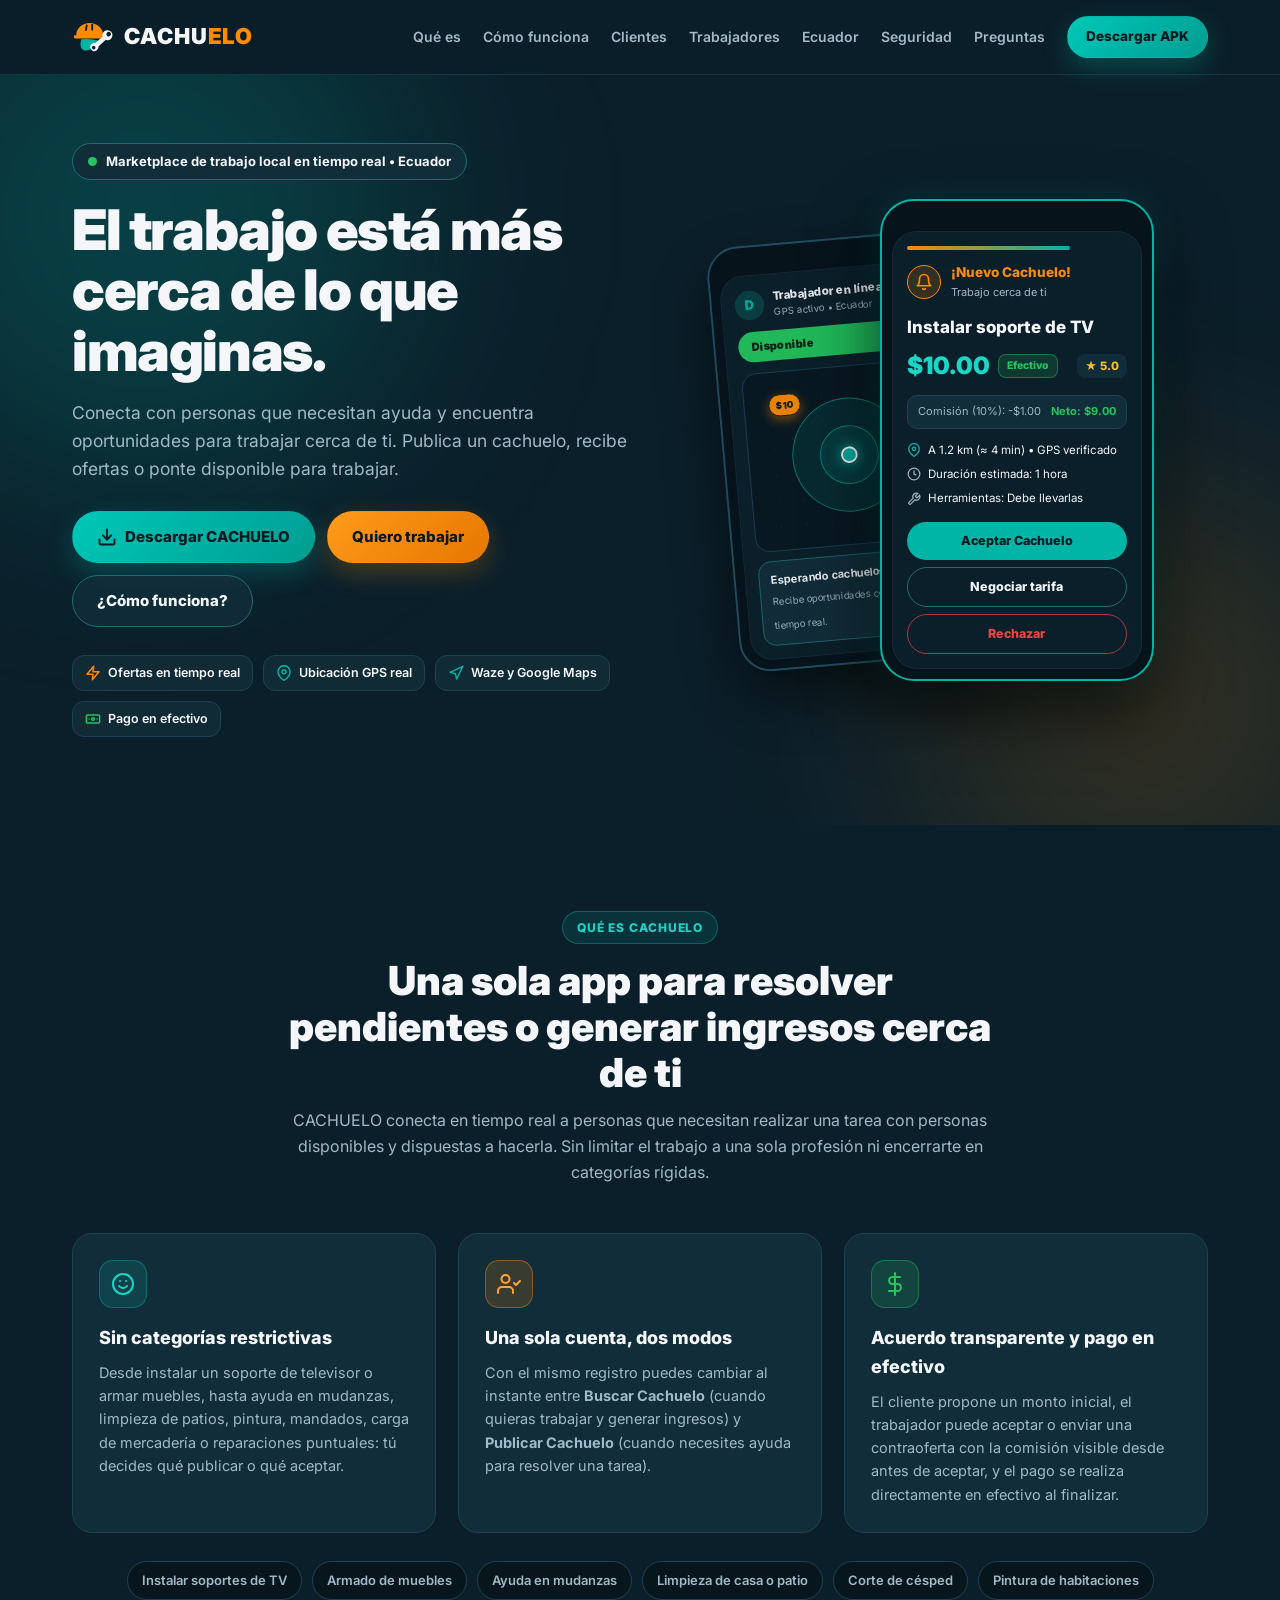
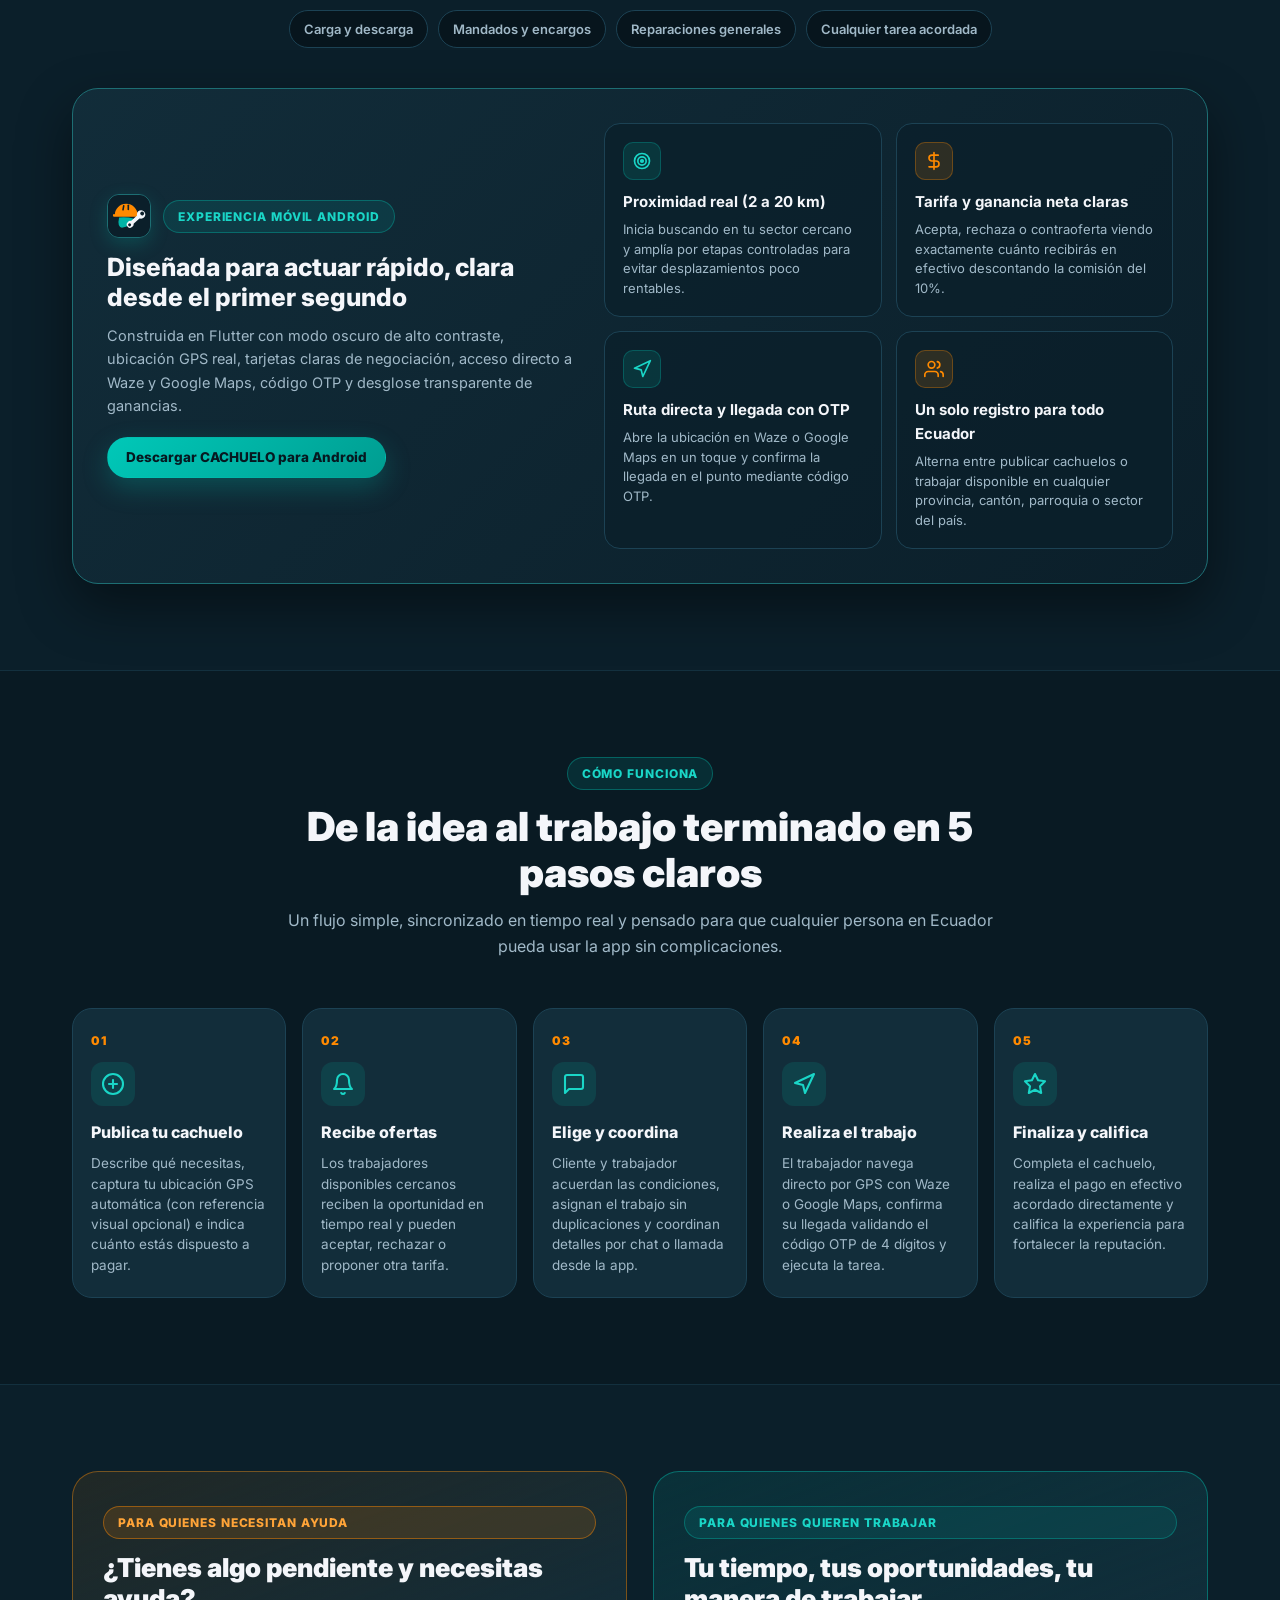
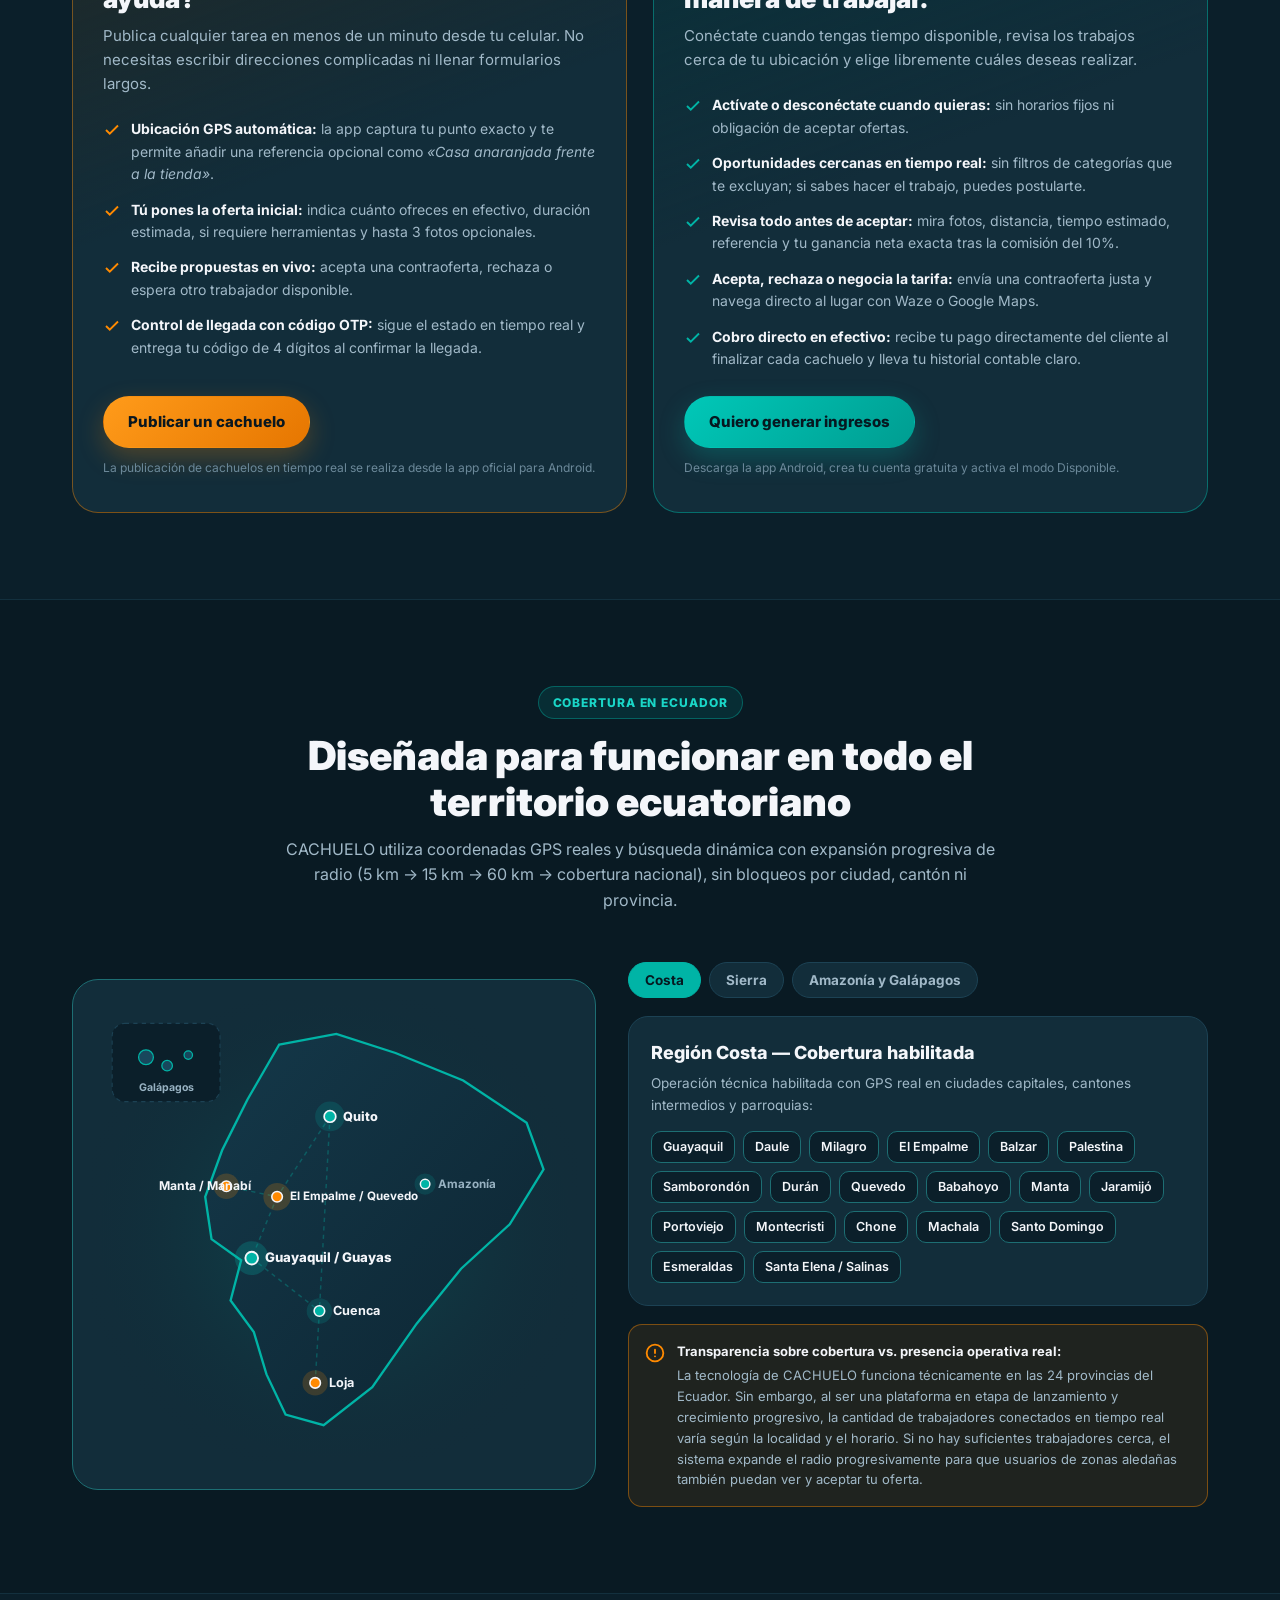
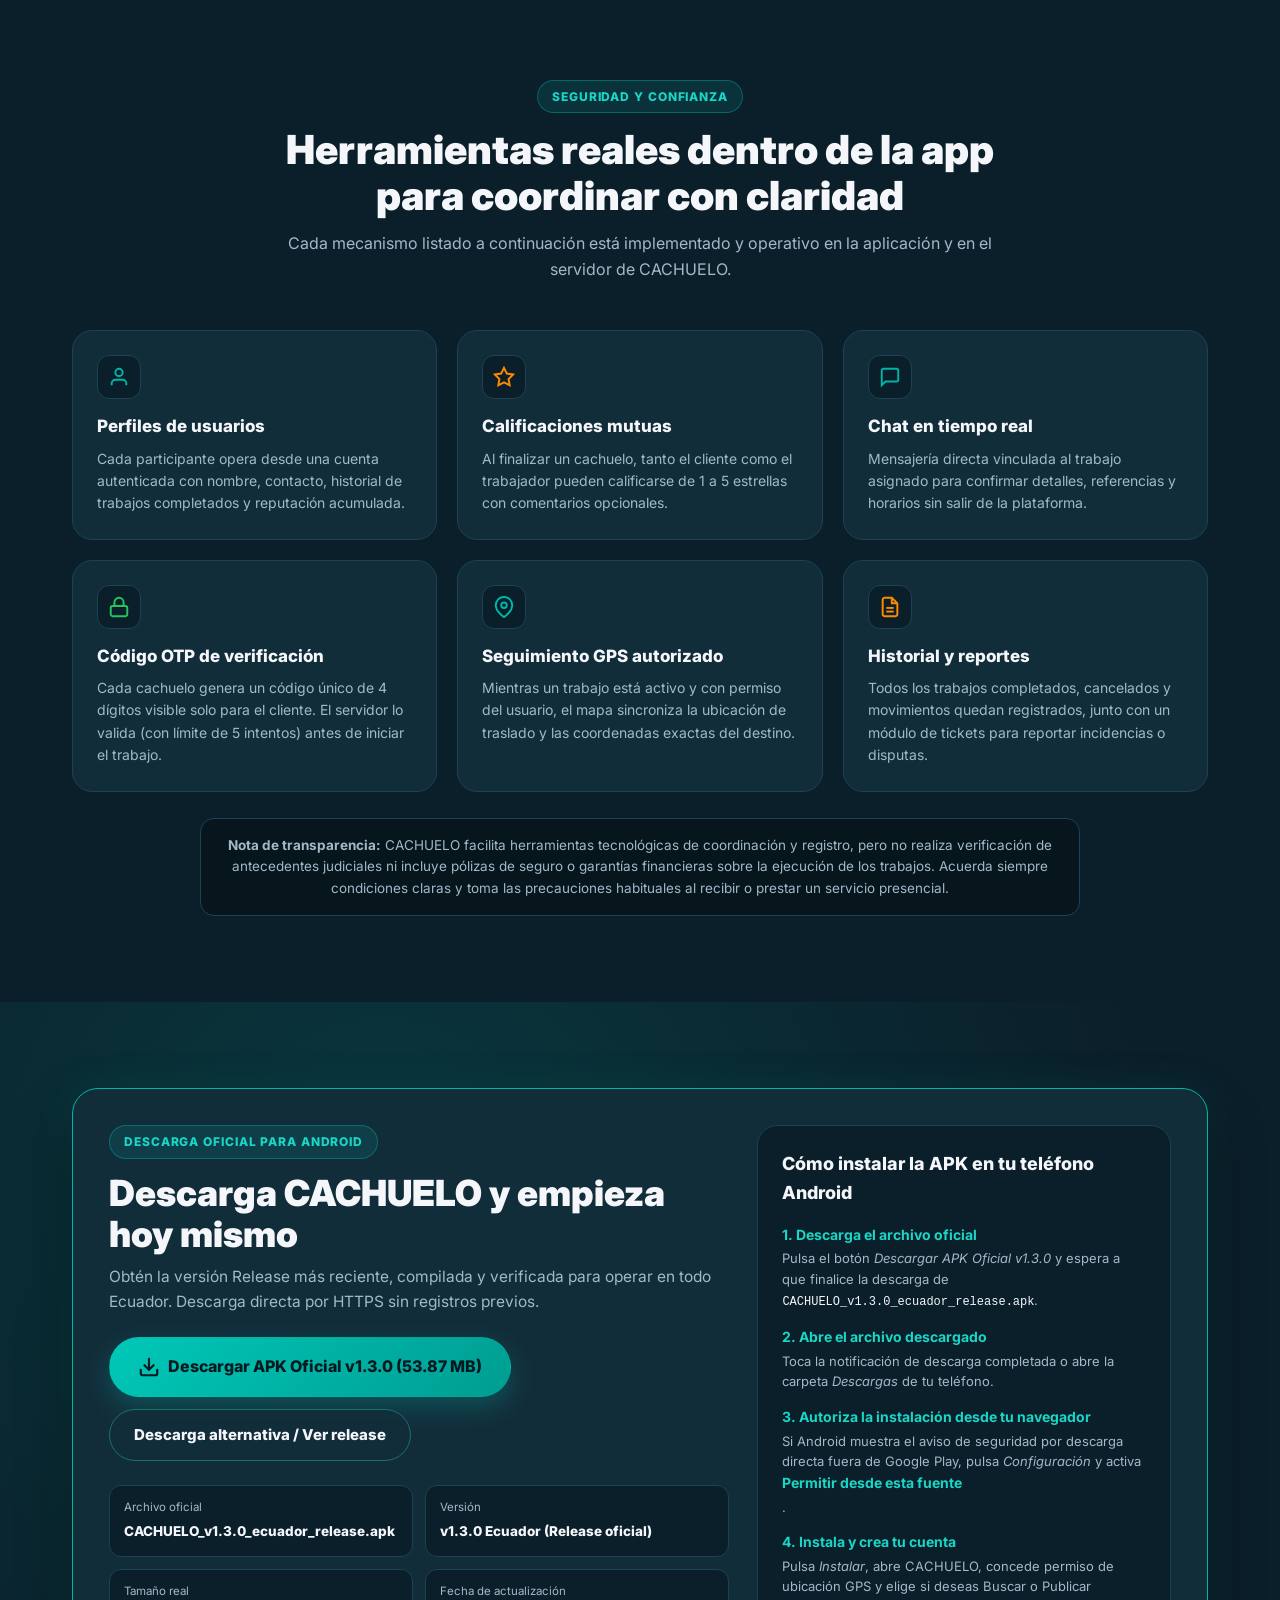
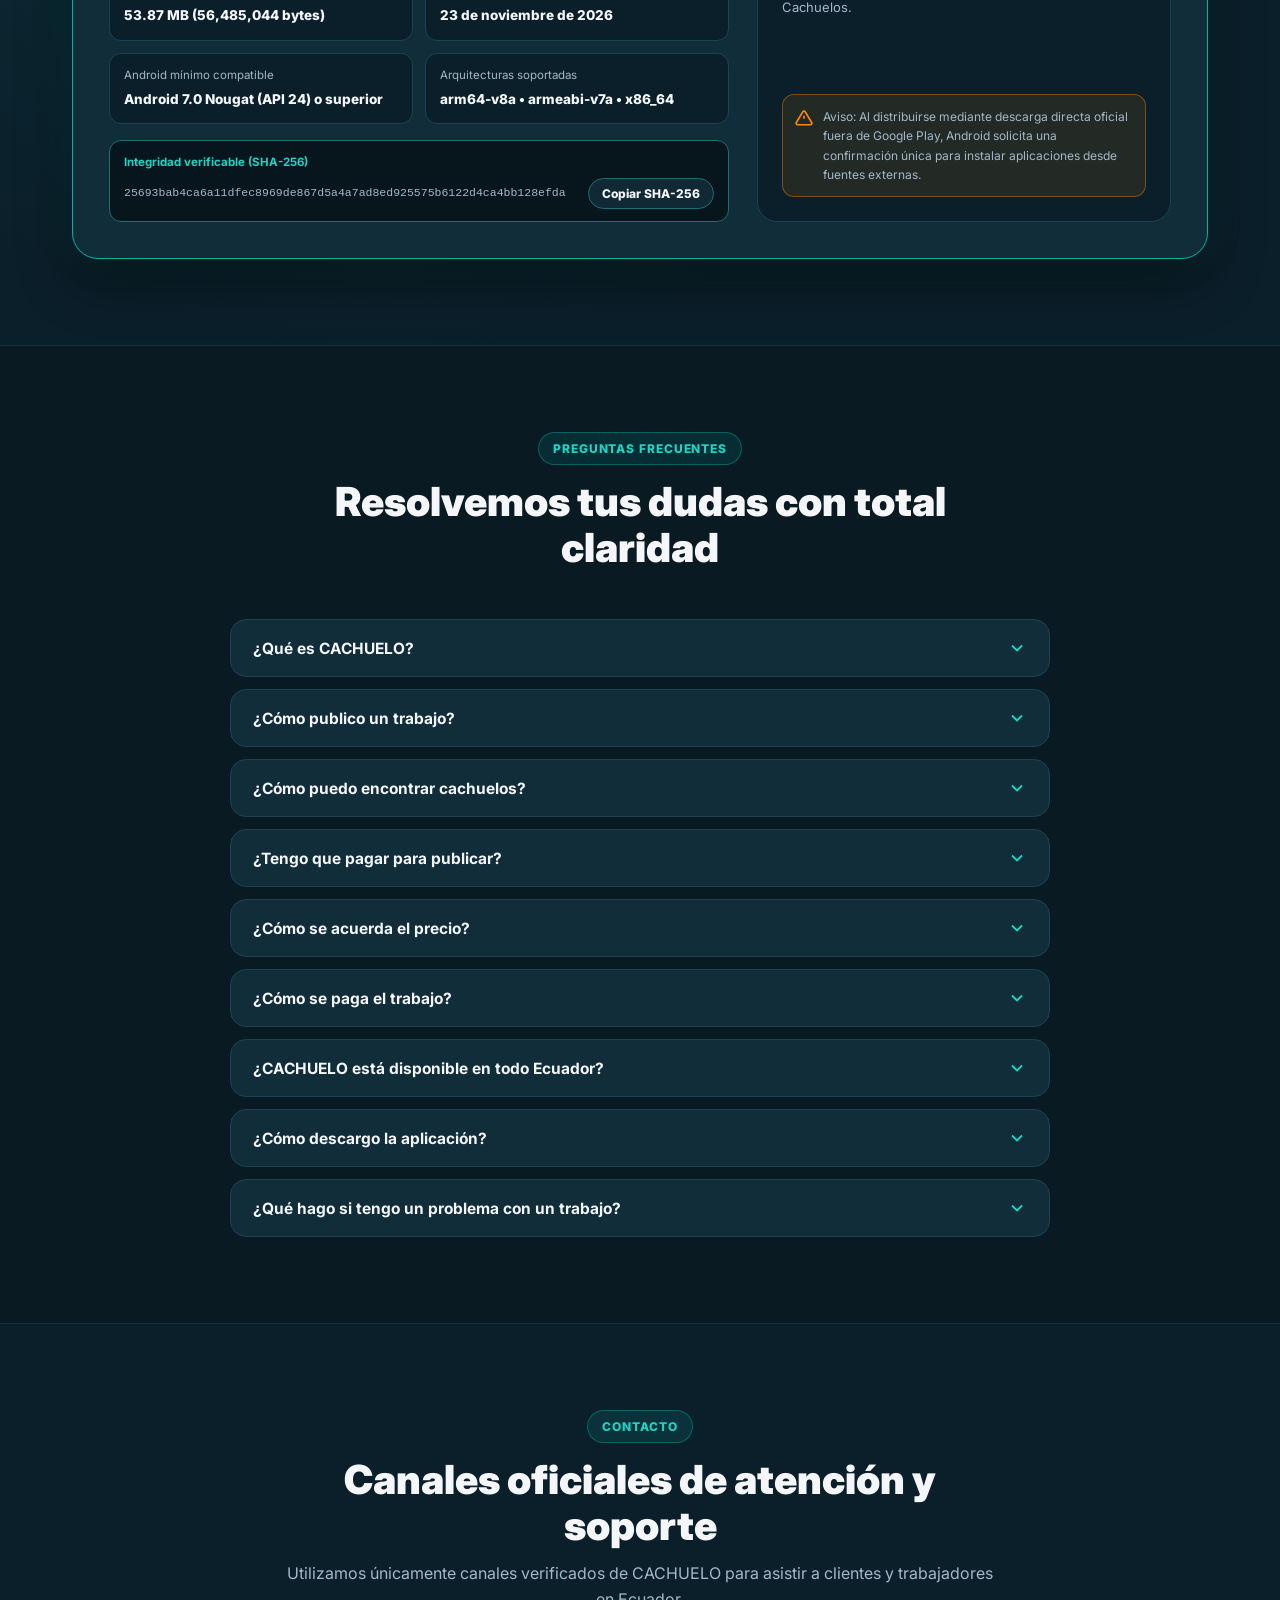
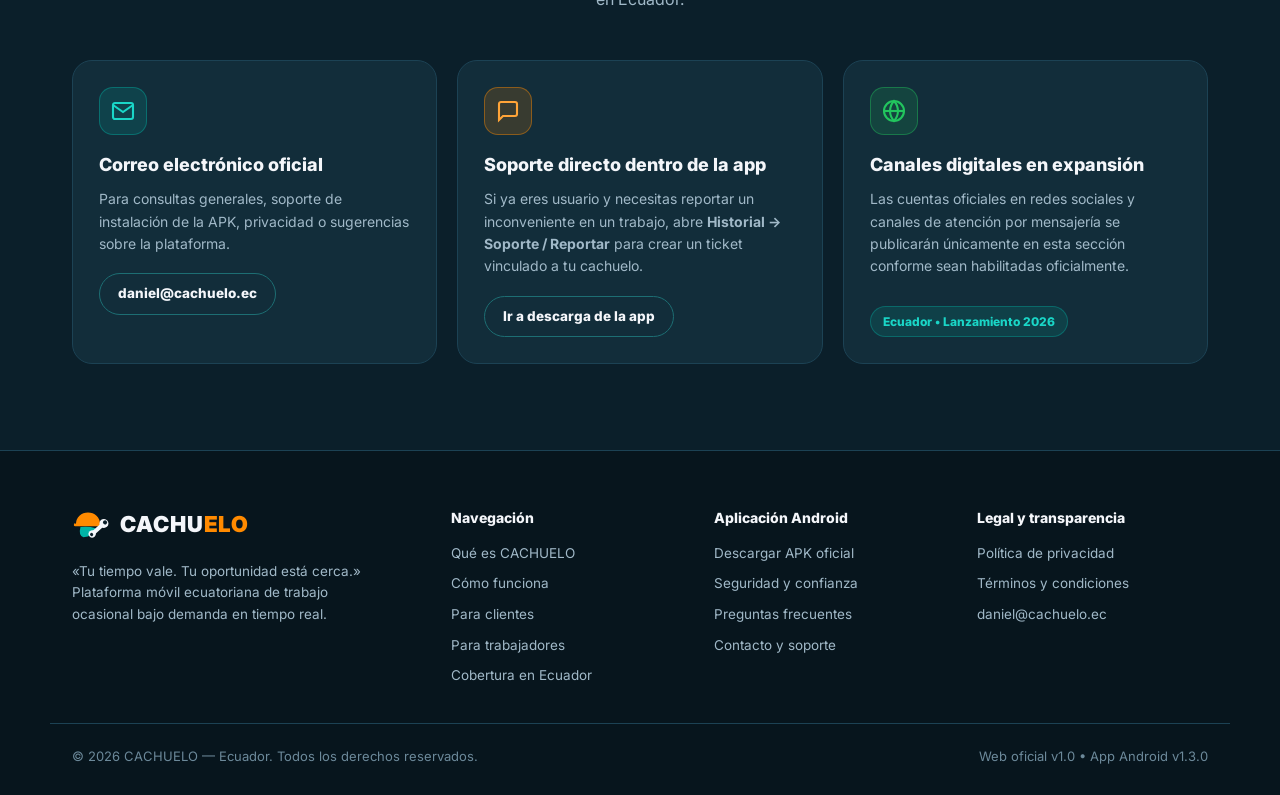
<file: index.html>
<!DOCTYPE html>
<html lang="es-EC">
<head>
  <meta charset="UTF-8" />
  <meta name="viewport" content="width=device-width, initial-scale=1.0" />
  <title>CACHUELO — Plataforma de Trabajo Local en Tiempo Real en Ecuador</title>
  <meta name="description" content="El trabajo está más cerca de lo que imaginas. CACHUELO conecta en tiempo real a personas que necesitan ayuda con trabajadores disponibles en Ecuador. Publica un cachuelo, negocia tarifas, navega con Waze o Google Maps y paga en efectivo." />
  <meta name="keywords" content="Cachuelo, trabajos Ecuador, trabajo ocasional Ecuador, publicar tareas Ecuador, ganar dinero Ecuador, app Android Ecuador, Guayaquil, Quito, Manta, Cuenca, Loja, El Empalme, Quevedo" />
  <meta name="theme-color" content="#0B1F2A" />
  <link rel="canonical" href="https://danielitozv2006-prog.github.io/cachuelo/" />

  <!-- Open Graph / WhatsApp / Facebook / TikTok -->
  <meta property="og:type" content="website" />
  <meta property="og:locale" content="es_EC" />
  <meta property="og:site_name" content="CACHUELO" />
  <meta property="og:title" content="CACHUELO — El trabajo está más cerca de lo que imaginas" />
  <meta property="og:description" content="Conecta con personas que necesitan ayuda y encuentra oportunidades para trabajar cerca de ti en Ecuador. Descarga la app oficial para Android." />
  <meta property="og:url" content="https://danielitozv2006-prog.github.io/cachuelo/" />
  <meta property="og:image" content="https://danielitozv2006-prog.github.io/cachuelo/assets/icon-192.png" />
  <meta property="og:image:width" content="1200" />
  <meta property="og:image:height" content="800" />

  <!-- Twitter / X -->
  <meta name="twitter:card" content="summary_large_image" />
  <meta name="twitter:title" content="CACHUELO — Trabajo local bajo demanda en Ecuador" />
  <meta name="twitter:description" content="Publica un cachuelo, recibe ofertas en tiempo real o actívate para generar ingresos cerca de ti. Descarga la APK oficial para Android." />
  <meta name="twitter:image" content="https://danielitozv2006-prog.github.io/cachuelo/assets/icon-192.png" />

  <link rel="icon" type="image/svg+xml" href="favicon.svg" />
  <link rel="apple-touch-icon" href="assets/icon-192.png" />
  <link rel="preconnect" href="https://fonts.googleapis.com" />
  <link rel="preconnect" href="https://fonts.gstatic.com" crossorigin />
  <link href="https://fonts.googleapis.com/css2?family=Inter:wght@400;500;600;700;800;900&display=swap" rel="stylesheet" />
  <link rel="stylesheet" href="styles.css" />
</head>
<body>
  <!-- ===================================================================== -->
  <!-- NAVEGACIÓN SUPERIOR FIJA                                              -->
  <!-- ===================================================================== -->
  <header class="navbar" id="top">
    <div class="container nav-inner">
      <a href="#top" class="brand-link" aria-label="CACHUELO Inicio">
        <svg viewBox="0 0 100 85" width="42" height="36" aria-hidden="true">
          <path d="M22,48 Q45,46 62,51 Q55,73 30,75 Q16,72 22,48 Z" fill="#00B4A6" />
          <path d="M10,39 A32,30 0 0,1 74,39 L78,39 Q80,45 70,46 L8,46 Q2,45 6,38 Z" fill="#FF8A00" />
          <line x1="35" y1="15" x2="33" y2="26" stroke="#0B1F2A" stroke-width="4.5" stroke-linecap="round" />
          <line x1="48" y1="13" x2="48" y2="25" stroke="#0B1F2A" stroke-width="4.5" stroke-linecap="round" />
          <g transform="translate(68,53) rotate(-42)">
            <rect x="-22" y="-5.5" width="44" height="11" rx="5" fill="#F4F6FA" />
            <circle cx="22" cy="0" r="12" fill="#F4F6FA" />
            <circle cx="-20" cy="0" r="9.5" fill="#F4F6FA" />
            <circle cx="26" cy="0" r="5.5" fill="#0B1F2A" />
            <circle cx="-22" cy="0" r="4.2" fill="#0B1F2A" />
          </g>
        </svg>
        <span class="wordmark">CACHU<span class="accent">ELO</span></span>
      </a>

      <nav class="nav-links" id="nav-links" aria-label="Navegación principal">
        <a href="#que-es">Qué es</a>
        <a href="#como-funciona">Cómo funciona</a>
        <a href="#clientes">Clientes</a>
        <a href="#trabajadores">Trabajadores</a>
        <a href="#ecuador">Ecuador</a>
        <a href="#seguridad">Seguridad</a>
        <a href="#faq">Preguntas</a>
        <a href="#descargar" class="btn btn-primary btn-sm nav-cta">Descargar APK</a>
      </nav>

      <button class="menu-toggle" id="menu-toggle" aria-label="Abrir menú de navegación" aria-expanded="false">
        <span></span>
        <span></span>
        <span></span>
      </button>
    </div>
  </header>

  <main>
    <!-- =================================================================== -->
    <!-- A. HERO PRINCIPAL                                                   -->
    <!-- =================================================================== -->
    <section class="hero">
      <div class="hero-glow hero-glow-teal" aria-hidden="true"></div>
      <div class="hero-glow hero-glow-orange" aria-hidden="true"></div>
      <div class="container hero-grid">
        <div class="hero-copy reveal">
          <div class="hero-badge">
            <span class="pulse-dot"></span>
            Marketplace de trabajo local en tiempo real &bull; Ecuador
          </div>

          <h1>El trabajo está más cerca de lo que imaginas.</h1>

          <p class="hero-lead">
            Conecta con personas que necesitan ayuda y encuentra oportunidades para trabajar cerca de ti. Publica un cachuelo, recibe ofertas o ponte disponible para trabajar.
          </p>

          <div class="hero-ctas">
            <a href="#descargar" class="btn btn-primary btn-lg">
              <svg width="20" height="20" viewBox="0 0 24 24" fill="none" stroke="currentColor" stroke-width="2.2" stroke-linecap="round" stroke-linejoin="round" aria-hidden="true"><path d="M21 15v4a2 2 0 0 1-2 2H5a2 2 0 0 1-2-2v-4"/><polyline points="7 10 12 15 17 10"/><line x1="12" y1="15" x2="12" y2="3"/></svg>
              Descargar CACHUELO
            </a>
            <a href="#trabajadores" class="btn btn-accent btn-lg">
              Quiero trabajar
            </a>
            <a href="#como-funciona" class="btn btn-secondary btn-lg">
              ¿Cómo funciona?
            </a>
          </div>

          <div class="hero-pills">
            <div class="feature-chip">
              <svg width="16" height="16" viewBox="0 0 24 24" fill="none" stroke="#FF8A00" stroke-width="2.2" stroke-linecap="round" stroke-linejoin="round" aria-hidden="true"><polygon points="13 2 3 14 12 14 11 22 21 10 12 10 13 2"/></svg>
              Ofertas en tiempo real
            </div>
            <div class="feature-chip">
              <svg width="16" height="16" viewBox="0 0 24 24" fill="none" stroke="#00B4A6" stroke-width="2.2" stroke-linecap="round" stroke-linejoin="round" aria-hidden="true"><path d="M21 10c0 7-9 13-9 13s-9-6-9-13a9 9 0 0 1 18 0z"/><circle cx="12" cy="10" r="3"/></svg>
              Ubicación GPS real
            </div>
            <div class="feature-chip">
              <svg width="16" height="16" viewBox="0 0 24 24" fill="none" stroke="#00B4A6" stroke-width="2.2" stroke-linecap="round" stroke-linejoin="round" aria-hidden="true"><polygon points="3 11 22 2 13 21 11 13 3 11"/></svg>
              Waze y Google Maps
            </div>
            <div class="feature-chip">
              <svg width="16" height="16" viewBox="0 0 24 24" fill="none" stroke="#22C55E" stroke-width="2.2" stroke-linecap="round" stroke-linejoin="round" aria-hidden="true"><rect x="2" y="6" width="20" height="12" rx="2"/><circle cx="12" cy="12" r="2"/><path d="M6 12h.01M18 12h.01"/></svg>
              Pago en efectivo
            </div>
          </div>
        </div>

        <!-- Mockups reales de la interfaz de CACHUELO -->
        <div class="hero-visual reveal">
          <div class="mockup-stage">
            <!-- Teléfono secundario: Radar GPS Trabajador Disponible -->
            <div class="phone-frame phone-back" aria-hidden="true">
              <div class="phone-notch"></div>
              <div class="phone-screen">
                <div class="mock-top-row">
                  <div class="mock-avatar">D</div>
                  <div>
                    <div class="mock-user-title">Trabajador en línea</div>
                    <div class="mock-user-sub">GPS activo &bull; Ecuador</div>
                  </div>
                </div>
                <div class="mock-online-pill">
                  <span>Disponible</span>
                  <span class="mock-switch-knob"></span>
                </div>
                <div class="mock-radar-map">
                  <div class="radar-ring ring-1"></div>
                  <div class="radar-ring ring-2"></div>
                  <div class="radar-center"></div>
                  <div class="job-pin pin-a">$10</div>
                  <div class="job-pin pin-b">$15</div>
                  <div class="job-pin pin-c">$8</div>
                </div>
                <div class="mock-bottom-card">
                  <strong>Esperando cachuelos...</strong>
                  <span>Recibe oportunidades cercanas en tiempo real.</span>
                </div>
              </div>
            </div>

            <!-- Teléfono principal: Oferta Dinámica y Negociación -->
            <div class="phone-frame phone-front">
              <div class="phone-notch"></div>
              <div class="phone-screen">
                <div class="mock-timer-bar"></div>
                <div class="mock-offer-head">
                  <div class="mock-bell-icon">
                    <svg width="18" height="18" viewBox="0 0 24 24" fill="none" stroke="#FF8A00" stroke-width="2.2" stroke-linecap="round" stroke-linejoin="round"><path d="M18 8A6 6 0 0 0 6 8c0 7-3 9-3 9h18s-3-2-3-9"/><path d="M13.73 21a2 2 0 0 1-3.46 0"/></svg>
                  </div>
                  <div>
                    <div class="mock-alert-title">¡Nuevo Cachuelo!</div>
                    <div class="mock-alert-sub">Trabajo cerca de ti</div>
                  </div>
                </div>

                <div class="mock-job-title">Instalar soporte de TV</div>

                <div class="mock-price-row">
                  <span class="mock-price">$10.00</span>
                  <span class="mock-cash-tag">Efectivo</span>
                  <span class="mock-rating-tag">★ 5.0</span>
                </div>

                <div class="mock-net-box">
                  <span>Comisión (10%): -$1.00</span>
                  <strong class="text-success">Neto: $9.00</strong>
                </div>

                <div class="mock-meta-list">
                  <div>
                    <svg width="14" height="14" viewBox="0 0 24 24" fill="none" stroke="#00B4A6" stroke-width="2.2"><path d="M21 10c0 7-9 13-9 13s-9-6-9-13a9 9 0 0 1 18 0z"/><circle cx="12" cy="10" r="3"/></svg>
                    A 1.2 km (&approx; 4 min) &bull; GPS verificado
                  </div>
                  <div>
                    <svg width="14" height="14" viewBox="0 0 24 24" fill="none" stroke="#98B2C2" stroke-width="2.2"><circle cx="12" cy="12" r="10"/><polyline points="12 6 12 12 16 14"/></svg>
                    Duración estimada: 1 hora
                  </div>
                  <div>
                    <svg width="14" height="14" viewBox="0 0 24 24" fill="none" stroke="#98B2C2" stroke-width="2.2"><path d="M14.7 6.3a1 1 0 0 0 0 1.4l1.6 1.6a1 1 0 0 0 1.4 0l3.77-3.77a6 6 0 0 1-7.94 7.94l-6.91 6.91a2.12 2.12 0 0 1-3-3l6.91-6.91a6 6 0 0 1 7.94-7.94l-3.76 3.76z"/></svg>
                    Herramientas: Debe llevarlas
                  </div>
                </div>

                <div class="mock-actions">
                  <div class="mock-btn mock-btn-primary">Aceptar Cachuelo</div>
                  <div class="mock-btn mock-btn-outline">Negociar tarifa</div>
                  <div class="mock-btn mock-btn-danger">Rechazar</div>
                </div>
              </div>
            </div>
          </div>
        </div>
      </div>
    </section>

    <!-- =================================================================== -->
    <!-- B. QUÉ ES CACHUELO                                                  -->
    <!-- =================================================================== -->
    <section class="section" id="que-es">
      <div class="container">
        <div class="section-header reveal">
          <span class="section-pill">Qué es CACHUELO</span>
          <h2>Una sola app para resolver pendientes o generar ingresos cerca de ti</h2>
          <p>
            CACHUELO conecta en tiempo real a personas que necesitan realizar una tarea con personas disponibles y dispuestas a hacerla. Sin limitar el trabajo a una sola profesión ni encerrarte en categorías rígidas.
          </p>
        </div>

        <div class="what-grid">
          <div class="card-surface reveal">
            <div class="icon-box icon-teal">
              <svg width="24" height="24" viewBox="0 0 24 24" fill="none" stroke="currentColor" stroke-width="2" stroke-linecap="round" stroke-linejoin="round"><circle cx="12" cy="12" r="10"/><path d="M8 14s1.5 2 4 2 4-2 4-2"/><line x1="9" y1="9" x2="9.01" y2="9"/><line x1="15" y1="9" x2="15.01" y2="9"/></svg>
            </div>
            <h3>Sin categorías restrictivas</h3>
            <p>
              Desde instalar un soporte de televisor o armar muebles, hasta ayuda en mudanzas, limpieza de patios, pintura, mandados, carga de mercadería o reparaciones puntuales: tú decides qué publicar o qué aceptar.
            </p>
          </div>

          <div class="card-surface reveal">
            <div class="icon-box icon-orange">
              <svg width="24" height="24" viewBox="0 0 24 24" fill="none" stroke="currentColor" stroke-width="2" stroke-linecap="round" stroke-linejoin="round"><path d="M16 21v-2a4 4 0 0 0-4-4H5a4 4 0 0 0-4 4v2"/><circle cx="8.5" cy="7" r="4"/><polyline points="17 11 19 13 23 9"/></svg>
            </div>
            <h3>Una sola cuenta, dos modos</h3>
            <p>
              Con el mismo registro puedes cambiar al instante entre <strong>Buscar Cachuelo</strong> (cuando quieras trabajar y generar ingresos) y <strong>Publicar Cachuelo</strong> (cuando necesites ayuda para resolver una tarea).
            </p>
          </div>

          <div class="card-surface reveal">
            <div class="icon-box icon-green">
              <svg width="24" height="24" viewBox="0 0 24 24" fill="none" stroke="currentColor" stroke-width="2" stroke-linecap="round" stroke-linejoin="round"><line x1="12" y1="1" x2="12" y2="23"/><path d="M17 5H9.5a3.5 3.5 0 0 0 0 7h5a3.5 3.5 0 0 1 0 7H6"/></svg>
            </div>
            <h3>Acuerdo transparente y pago en efectivo</h3>
            <p>
              El cliente propone un monto inicial, el trabajador puede aceptar o enviar una contraoferta con la comisión visible desde antes de aceptar, y el pago se realiza directamente en efectivo al finalizar.
            </p>
          </div>
        </div>

        <!-- Ejemplos de tareas reales -->
        <div class="tasks-strip reveal" aria-label="Ejemplos de cachuelos habituales">
          <span>Instalar soportes de TV</span>
          <span>Armado de muebles</span>
          <span>Ayuda en mudanzas</span>
          <span>Limpieza de casa o patio</span>
          <span>Corte de césped</span>
          <span>Pintura de habitaciones</span>
          <span>Carga y descarga</span>
          <span>Mandados y encargos</span>
          <span>Reparaciones generales</span>
          <span>Cualquier tarea acordada</span>
        </div>

        <!-- Presentación limpia de la experiencia móvil CACHUELO -->
        <div class="experience-panel reveal">
          <div class="experience-intro">
            <div class="experience-brand">
              <img src="favicon.svg" alt="Logotipo oficial de CACHUELO" width="44" height="44" />
              <div>
                <span class="section-pill">Experiencia móvil Android</span>
              </div>
            </div>
            <h3>Diseñada para actuar rápido, clara desde el primer segundo</h3>
            <p>
              Construida en Flutter con modo oscuro de alto contraste, ubicación GPS real, tarjetas claras de negociación, acceso directo a Waze y Google Maps, código OTP y desglose transparente de ganancias.
            </p>
            <a href="#descargar" class="btn btn-primary btn-sm">Descargar CACHUELO para Android</a>
          </div>

          <div class="experience-grid">
            <article class="exp-item">
              <div class="exp-icon exp-icon-teal" aria-hidden="true">
                <svg width="20" height="20" viewBox="0 0 24 24" fill="none" stroke="currentColor" stroke-width="2" stroke-linecap="round" stroke-linejoin="round"><circle cx="12" cy="12" r="9"/><circle cx="12" cy="12" r="5"/><circle cx="12" cy="12" r="1.5" fill="currentColor"/></svg>
              </div>
              <h4>Proximidad real (2 a 20 km)</h4>
              <p>Inicia buscando en tu sector cercano y amplía por etapas controladas para evitar desplazamientos poco rentables.</p>
            </article>

            <article class="exp-item">
              <div class="exp-icon exp-icon-orange" aria-hidden="true">
                <svg width="20" height="20" viewBox="0 0 24 24" fill="none" stroke="currentColor" stroke-width="2" stroke-linecap="round" stroke-linejoin="round"><path d="M12 2v20M17 5H9.5a3.5 3.5 0 0 0 0 7h5a3.5 3.5 0 0 1 0 7H6"/></svg>
              </div>
              <h4>Tarifa y ganancia neta claras</h4>
              <p>Acepta, rechaza o contraoferta viendo exactamente cuánto recibirás en efectivo descontando la comisión del 10%.</p>
            </article>

            <article class="exp-item">
              <div class="exp-icon exp-icon-teal" aria-hidden="true">
                <svg width="20" height="20" viewBox="0 0 24 24" fill="none" stroke="currentColor" stroke-width="2" stroke-linecap="round" stroke-linejoin="round"><polygon points="3 11 22 2 13 21 11 13 3 11"/></svg>
              </div>
              <h4>Ruta directa y llegada con OTP</h4>
              <p>Abre la ubicación en Waze o Google Maps en un toque y confirma la llegada en el punto mediante código OTP.</p>
            </article>

            <article class="exp-item">
              <div class="exp-icon exp-icon-orange" aria-hidden="true">
                <svg width="20" height="20" viewBox="0 0 24 24" fill="none" stroke="currentColor" stroke-width="2" stroke-linecap="round" stroke-linejoin="round"><path d="M17 21v-2a4 4 0 0 0-4-4H5a4 4 0 0 0-4 4v2"/><circle cx="9" cy="7" r="4"/><path d="M23 21v-2a4 4 0 0 0-3-3.87"/><path d="M16 3.13a4 4 0 0 1 0 7.75"/></svg>
              </div>
              <h4>Un solo registro para todo Ecuador</h4>
              <p>Alterna entre publicar cachuelos o trabajar disponible en cualquier provincia, cantón, parroquia o sector del país.</p>
            </article>
          </div>
        </div>
      </div>
    </section>

    <!-- =================================================================== -->
    <!-- C. CÓMO FUNCIONA (5 ETAPAS VISUALES)                                -->
    <!-- =================================================================== -->
    <section class="section section-alt" id="como-funciona">
      <div class="container">
        <div class="section-header reveal">
          <span class="section-pill">Cómo funciona</span>
          <h2>De la idea al trabajo terminado en 5 pasos claros</h2>
          <p>
            Un flujo simple, sincronizado en tiempo real y pensado para que cualquier persona en Ecuador pueda usar la app sin complicaciones.
          </p>
        </div>

        <div class="steps-grid">
          <article class="step-card reveal">
            <div class="step-num">01</div>
            <div class="step-icon">
              <svg width="24" height="24" viewBox="0 0 24 24" fill="none" stroke="currentColor" stroke-width="2.1" stroke-linecap="round" stroke-linejoin="round"><circle cx="12" cy="12" r="10"/><line x1="12" y1="8" x2="12" y2="16"/><line x1="8" y1="12" x2="16" y2="12"/></svg>
            </div>
            <h3>Publica tu cachuelo</h3>
            <p>Describe qué necesitas, captura tu ubicación GPS automática (con referencia visual opcional) e indica cuánto estás dispuesto a pagar.</p>
          </article>

          <article class="step-card reveal">
            <div class="step-num">02</div>
            <div class="step-icon">
              <svg width="24" height="24" viewBox="0 0 24 24" fill="none" stroke="currentColor" stroke-width="2.1" stroke-linecap="round" stroke-linejoin="round"><path d="M18 8A6 6 0 0 0 6 8c0 7-3 9-3 9h18s-3-2-3-9"/><path d="M13.73 21a2 2 0 0 1-3.46 0"/></svg>
            </div>
            <h3>Recibe ofertas</h3>
            <p>Los trabajadores disponibles cercanos reciben la oportunidad en tiempo real y pueden aceptar, rechazar o proponer otra tarifa.</p>
          </article>

          <article class="step-card reveal">
            <div class="step-num">03</div>
            <div class="step-icon">
              <svg width="24" height="24" viewBox="0 0 24 24" fill="none" stroke="currentColor" stroke-width="2.1" stroke-linecap="round" stroke-linejoin="round"><path d="M21 15a2 2 0 0 1-2 2H7l-4 4V5a2 2 0 0 1 2-2h14a2 2 0 0 1 2 2z"/></svg>
            </div>
            <h3>Elige y coordina</h3>
            <p>Cliente y trabajador acuerdan las condiciones, asignan el trabajo sin duplicaciones y coordinan detalles por chat o llamada desde la app.</p>
          </article>

          <article class="step-card reveal">
            <div class="step-num">04</div>
            <div class="step-icon">
              <svg width="24" height="24" viewBox="0 0 24 24" fill="none" stroke="currentColor" stroke-width="2.1" stroke-linecap="round" stroke-linejoin="round"><polygon points="3 11 22 2 13 21 11 13 3 11"/></svg>
            </div>
            <h3>Realiza el trabajo</h3>
            <p>El trabajador navega directo por GPS con Waze o Google Maps, confirma su llegada validando el código OTP de 4 dígitos y ejecuta la tarea.</p>
          </article>

          <article class="step-card reveal">
            <div class="step-num">05</div>
            <div class="step-icon">
              <svg width="24" height="24" viewBox="0 0 24 24" fill="none" stroke="currentColor" stroke-width="2.1" stroke-linecap="round" stroke-linejoin="round"><polygon points="12 2 15.09 8.26 22 9.27 17 14.14 18.18 21.02 12 17.77 5.82 21.02 7 14.14 2 9.27 8.91 8.26 12 2"/></svg>
            </div>
            <h3>Finaliza y califica</h3>
            <p>Completa el cachuelo, realiza el pago en efectivo acordado directamente y califica la experiencia para fortalecer la reputación.</p>
          </article>
        </div>
      </div>
    </section>

    <!-- =================================================================== -->
    <!-- D. PARA CLIENTES & E. PARA TRABAJADORES                             -->
    <!-- =================================================================== -->
    <section class="section" id="clientes">
      <div class="container">
        <div class="split-audience">
          <!-- D. Clientes -->
          <div class="audience-card audience-client reveal">
            <span class="section-pill pill-orange">Para quienes necesitan ayuda</span>
            <h2>¿Tienes algo pendiente y necesitas ayuda?</h2>
            <p class="audience-desc">
              Publica cualquier tarea en menos de un minuto desde tu celular. No necesitas escribir direcciones complicadas ni llenar formularios largos.
            </p>
            <ul class="check-list">
              <li>
                <svg width="18" height="18" viewBox="0 0 24 24" fill="none" stroke="#FF8A00" stroke-width="2.5"><polyline points="20 6 9 17 4 12"/></svg>
                <span><strong>Ubicación GPS automática:</strong> la app captura tu punto exacto y te permite añadir una referencia opcional como <em>«Casa anaranjada frente a la tienda»</em>.</span>
              </li>
              <li>
                <svg width="18" height="18" viewBox="0 0 24 24" fill="none" stroke="#FF8A00" stroke-width="2.5"><polyline points="20 6 9 17 4 12"/></svg>
                <span><strong>Tú pones la oferta inicial:</strong> indica cuánto ofreces en efectivo, duración estimada, si requiere herramientas y hasta 3 fotos opcionales.</span>
              </li>
              <li>
                <svg width="18" height="18" viewBox="0 0 24 24" fill="none" stroke="#FF8A00" stroke-width="2.5"><polyline points="20 6 9 17 4 12"/></svg>
                <span><strong>Recibe propuestas en vivo:</strong> acepta una contraoferta, rechaza o espera otro trabajador disponible.</span>
              </li>
              <li>
                <svg width="18" height="18" viewBox="0 0 24 24" fill="none" stroke="#FF8A00" stroke-width="2.5"><polyline points="20 6 9 17 4 12"/></svg>
                <span><strong>Control de llegada con código OTP:</strong> sigue el estado en tiempo real y entrega tu código de 4 dígitos al confirmar la llegada.</span>
              </li>
            </ul>
            <div class="audience-cta-wrap">
              <a href="#descargar" class="btn btn-accent btn-lg">
                Publicar un cachuelo
              </a>
              <p class="cta-honest-note">La publicación de cachuelos en tiempo real se realiza desde la app oficial para Android.</p>
            </div>
          </div>

          <!-- E. Trabajadores -->
          <div class="audience-card audience-worker reveal" id="trabajadores">
            <span class="section-pill pill-teal">Para quienes quieren trabajar</span>
            <h2>Tu tiempo, tus oportunidades, tu manera de trabajar.</h2>
            <p class="audience-desc">
              Conéctate cuando tengas tiempo disponible, revisa los trabajos cerca de tu ubicación y elige libremente cuáles deseas realizar.
            </p>
            <ul class="check-list">
              <li>
                <svg width="18" height="18" viewBox="0 0 24 24" fill="none" stroke="#00B4A6" stroke-width="2.5"><polyline points="20 6 9 17 4 12"/></svg>
                <span><strong>Actívate o desconéctate cuando quieras:</strong> sin horarios fijos ni obligación de aceptar ofertas.</span>
              </li>
              <li>
                <svg width="18" height="18" viewBox="0 0 24 24" fill="none" stroke="#00B4A6" stroke-width="2.5"><polyline points="20 6 9 17 4 12"/></svg>
                <span><strong>Oportunidades cercanas en tiempo real:</strong> sin filtros de categorías que te excluyan; si sabes hacer el trabajo, puedes postularte.</span>
              </li>
              <li>
                <svg width="18" height="18" viewBox="0 0 24 24" fill="none" stroke="#00B4A6" stroke-width="2.5"><polyline points="20 6 9 17 4 12"/></svg>
                <span><strong>Revisa todo antes de aceptar:</strong> mira fotos, distancia, tiempo estimado, referencia y tu ganancia neta exacta tras la comisión del 10%.</span>
              </li>
              <li>
                <svg width="18" height="18" viewBox="0 0 24 24" fill="none" stroke="#00B4A6" stroke-width="2.5"><polyline points="20 6 9 17 4 12"/></svg>
                <span><strong>Acepta, rechaza o negocia la tarifa:</strong> envía una contraoferta justa y navega directo al lugar con Waze o Google Maps.</span>
              </li>
              <li>
                <svg width="18" height="18" viewBox="0 0 24 24" fill="none" stroke="#00B4A6" stroke-width="2.5"><polyline points="20 6 9 17 4 12"/></svg>
                <span><strong>Cobro directo en efectivo:</strong> recibe tu pago directamente del cliente al finalizar cada cachuelo y lleva tu historial contable claro.</span>
              </li>
            </ul>
            <div class="audience-cta-wrap">
              <a href="#descargar" class="btn btn-primary btn-lg">
                Quiero generar ingresos
              </a>
              <p class="cta-honest-note">Descarga la app Android, crea tu cuenta gratuita y activa el modo Disponible.</p>
            </div>
          </div>
        </div>
      </div>
    </section>

    <!-- =================================================================== -->
    <!-- F. COBERTURA NACIONAL EN ECUADOR                                    -->
    <!-- =================================================================== -->
    <section class="section section-alt" id="ecuador">
      <div class="container">
        <div class="section-header reveal">
          <span class="section-pill">Cobertura en Ecuador</span>
          <h2>Diseñada para funcionar en todo el territorio ecuatoriano</h2>
          <p>
            CACHUELO utiliza coordenadas GPS reales y búsqueda dinámica con expansión progresiva de radio (5 km &rarr; 15 km &rarr; 60 km &rarr; cobertura nacional), sin bloqueos por ciudad, cantón ni provincia.
          </p>
        </div>

        <div class="ecuador-grid">
          <!-- Mapa ilustrado estilizado de Ecuador con nodos GPS -->
          <div class="ecuador-map-card reveal">
            <svg viewBox="0 0 460 440" class="ecuador-svg" role="img" aria-label="Mapa ilustrativo de cobertura técnica nacional de CACHUELO en Ecuador">
              <defs>
                <radialGradient id="ecGlow" cx="50%" cy="50%" r="55%">
                  <stop offset="0%" stop-color="#00B4A6" stop-opacity="0.22" />
                  <stop offset="100%" stop-color="#0B1F2A" stop-opacity="0" />
                </radialGradient>
                <linearGradient id="ecFill" x1="0%" y1="0%" x2="100%" y2="100%">
                  <stop offset="0%" stop-color="#143849" />
                  <stop offset="100%" stop-color="#0D2532" />
                </linearGradient>
              </defs>
              <rect width="460" height="440" fill="url(#ecGlow)" rx="20" />

              <!-- Galápagos (recuadro referencial) -->
              <rect x="20" y="24" width="102" height="74" rx="12" fill="#0B1F2A" stroke="#1C4254" stroke-dasharray="4 4" />
              <circle cx="52" cy="56" r="7" fill="#18475C" stroke="#00B4A6" stroke-width="1.2" />
              <circle cx="72" cy="64" r="5" fill="#18475C" stroke="#00B4A6" stroke-width="1.2" />
              <circle cx="92" cy="54" r="4" fill="#18475C" stroke="#00B4A6" stroke-width="1.2" />
              <text x="71" y="88" text-anchor="middle" fill="#98B2C2" font-size="10" font-weight="700">Galápagos</text>

              <!-- Silueta estilizada de Ecuador Continental -->
              <path
                d="M178,44 L232,34 L288,52 L352,78 L412,118 L428,162 L396,214 L350,256 L308,308 L266,368 L220,404 L184,394 L166,356 L154,316 L132,286 L142,248 L114,228 L108,188 L124,144 L148,96 Z"
                fill="url(#ecFill)"
                stroke="#00B4A6"
                stroke-width="2.2"
              />

              <!-- Líneas de conexión nacional -->
              <g stroke="#00B4A6" stroke-opacity="0.32" stroke-width="1.4" stroke-dasharray="4 4">
                <line x1="226" y1="112" x2="176" y2="188" />
                <line x1="176" y1="188" x2="152" y2="246" />
                <line x1="128" y1="178" x2="176" y2="188" />
                <line x1="152" y1="246" x2="216" y2="296" />
                <line x1="216" y1="296" x2="212" y2="364" />
                <line x1="226" y1="112" x2="216" y2="296" />
              </g>

              <!-- Nodos de ciudades principales -->
              <g class="map-node" data-city="quito">
                <circle cx="226" cy="112" r="14" fill="#00B4A6" fill-opacity="0.18" />
                <circle cx="226" cy="112" r="5.5" fill="#00B4A6" stroke="#F4F6FA" stroke-width="1.6" />
                <text x="238" y="116" fill="#F4F6FA" font-size="12" font-weight="800">Quito</text>
              </g>

              <g class="map-node" data-city="manta">
                <circle cx="128" cy="178" r="12" fill="#FF8A00" fill-opacity="0.2" />
                <circle cx="128" cy="178" r="5" fill="#FF8A00" stroke="#F4F6FA" stroke-width="1.5" />
                <text x="64" y="182" fill="#F4F6FA" font-size="11.5" font-weight="700">Manta / Manabí</text>
              </g>

              <g class="map-node" data-city="empalme">
                <circle cx="176" cy="188" r="13" fill="#FF8A00" fill-opacity="0.2" />
                <circle cx="176" cy="188" r="5" fill="#FF8A00" stroke="#F4F6FA" stroke-width="1.5" />
                <text x="188" y="191" fill="#F4F6FA" font-size="11" font-weight="700">El Empalme / Quevedo</text>
              </g>

              <g class="map-node" data-city="guayaquil">
                <circle cx="152" cy="246" r="16" fill="#00B4A6" fill-opacity="0.24" />
                <circle cx="152" cy="246" r="6" fill="#00B4A6" stroke="#F4F6FA" stroke-width="1.8" />
                <text x="165" y="250" fill="#F4F6FA" font-size="12.5" font-weight="800">Guayaquil / Guayas</text>
              </g>

              <g class="map-node" data-city="cuenca">
                <circle cx="216" cy="296" r="12" fill="#00B4A6" fill-opacity="0.18" />
                <circle cx="216" cy="296" r="5" fill="#00B4A6" stroke="#F4F6FA" stroke-width="1.5" />
                <text x="229" y="300" fill="#F4F6FA" font-size="12" font-weight="700">Cuenca</text>
              </g>

              <g class="map-node" data-city="loja">
                <circle cx="212" cy="364" r="12" fill="#FF8A00" fill-opacity="0.18" />
                <circle cx="212" cy="364" r="5" fill="#FF8A00" stroke="#F4F6FA" stroke-width="1.5" />
                <text x="225" y="368" fill="#F4F6FA" font-size="12" font-weight="700">Loja</text>
              </g>

              <g class="map-node" data-city="amazonia">
                <circle cx="316" cy="176" r="10" fill="#00B4A6" fill-opacity="0.16" />
                <circle cx="316" cy="176" r="4.5" fill="#00B4A6" stroke="#F4F6FA" stroke-width="1.4" />
                <text x="328" y="180" fill="#98B2C2" font-size="11" font-weight="700">Amazonía</text>
              </g>
            </svg>
          </div>

          <div class="ecuador-info reveal">
            <div class="region-tabs" role="tablist" aria-label="Regiones del Ecuador">
              <button type="button" class="region-tab active" data-region="costa">Costa</button>
              <button type="button" class="region-tab" data-region="sierra">Sierra</button>
              <button type="button" class="region-tab" data-region="amazonia">Amazonía y Galápagos</button>
            </div>

            <div class="region-panel active" id="region-costa">
              <h3>Región Costa — Cobertura habilitada</h3>
              <p>Operación técnica habilitada con GPS real en ciudades capitales, cantones intermedios y parroquias:</p>
              <div class="city-tags">
                <span>Guayaquil</span><span>Daule</span><span>Milagro</span><span>El Empalme</span>
                <span>Balzar</span><span>Palestina</span><span>Samborondón</span><span>Durán</span>
                <span>Quevedo</span><span>Babahoyo</span><span>Manta</span><span>Jaramijó</span>
                <span>Portoviejo</span><span>Montecristi</span><span>Chone</span><span>Machala</span>
                <span>Santo Domingo</span><span>Esmeraldas</span><span>Santa Elena / Salinas</span>
              </div>
            </div>

            <div class="region-panel" id="region-sierra">
              <h3>Región Sierra — Cobertura habilitada</h3>
              <p>Búsqueda geoespacial dinámica en todas las provincias interandinas:</p>
              <div class="city-tags">
                <span>Quito</span><span>Sangolquí</span><span>Cayambe</span><span>Cuenca</span>
                <span>Gualaceo</span><span>Azogues</span><span>Loja</span><span>Catamayo</span>
                <span>Ambato</span><span>Baños</span><span>Riobamba</span><span>Ibarra</span>
                <span>Otavalo</span><span>Latacunga</span><span>Tulcán</span><span>Guaranda</span>
              </div>
            </div>

            <div class="region-panel" id="region-amazonia">
              <h3>Amazonía y Galápagos — Cobertura habilitada</h3>
              <p>Sin restricciones geográficas en el oriente ecuatoriano ni en la región insular:</p>
              <div class="city-tags">
                <span>Tena</span><span>Puyo</span><span>Macas</span><span>Zamora</span>
                <span>Nueva Loja (Lago Agrio)</span><span>El Coca</span><span>Puerto Ayora</span><span>San Cristóbal</span>
              </div>
            </div>

            <div class="honesty-callout">
              <svg width="20" height="20" viewBox="0 0 24 24" fill="none" stroke="#FF8A00" stroke-width="2.2" stroke-linecap="round" stroke-linejoin="round" aria-hidden="true"><circle cx="12" cy="12" r="10"/><line x1="12" y1="8" x2="12" y2="12"/><line x1="12" y1="16" x2="12.01" y2="16"/></svg>
              <div>
                <strong>Transparencia sobre cobertura vs. presencia operativa real:</strong>
                <p>
                  La tecnología de CACHUELO funciona técnicamente en las 24 provincias del Ecuador. Sin embargo, al ser una plataforma en etapa de lanzamiento y crecimiento progresivo, la cantidad de trabajadores conectados en tiempo real varía según la localidad y el horario. Si no hay suficientes trabajadores cerca, el sistema expande el radio progresivamente para que usuarios de zonas aledañas también puedan ver y aceptar tu oferta.
                </p>
              </div>
            </div>
          </div>
        </div>
      </div>
    </section>

    <!-- =================================================================== -->
    <!-- G. SEGURIDAD Y CONFIANZA (SOLO MECANISMOS REALES)                   -->
    <!-- =================================================================== -->
    <section class="section" id="seguridad">
      <div class="container">
        <div class="section-header reveal">
          <span class="section-pill">Seguridad y confianza</span>
          <h2>Herramientas reales dentro de la app para coordinar con claridad</h2>
          <p>
            Cada mecanismo listado a continuación está implementado y operativo en la aplicación y en el servidor de CACHUELO.
          </p>
        </div>

        <div class="security-grid">
          <div class="sec-card reveal">
            <div class="sec-icon">
              <svg width="22" height="22" viewBox="0 0 24 24" fill="none" stroke="#00B4A6" stroke-width="2.1"><path d="M20 21v-2a4 4 0 0 0-4-4H8a4 4 0 0 0-4 4v2"/><circle cx="12" cy="7" r="4"/></svg>
            </div>
            <h3>Perfiles de usuarios</h3>
            <p>Cada participante opera desde una cuenta autenticada con nombre, contacto, historial de trabajos completados y reputación acumulada.</p>
          </div>

          <div class="sec-card reveal">
            <div class="sec-icon">
              <svg width="22" height="22" viewBox="0 0 24 24" fill="none" stroke="#FF8A00" stroke-width="2.1"><polygon points="12 2 15.09 8.26 22 9.27 17 14.14 18.18 21.02 12 17.77 5.82 21.02 7 14.14 2 9.27 8.91 8.26 12 2"/></svg>
            </div>
            <h3>Calificaciones mutuas</h3>
            <p>Al finalizar un cachuelo, tanto el cliente como el trabajador pueden calificarse de 1 a 5 estrellas con comentarios opcionales.</p>
          </div>

          <div class="sec-card reveal">
            <div class="sec-icon">
              <svg width="22" height="22" viewBox="0 0 24 24" fill="none" stroke="#00B4A6" stroke-width="2.1"><path d="M21 15a2 2 0 0 1-2 2H7l-4 4V5a2 2 0 0 1 2-2h14a2 2 0 0 1 2 2z"/></svg>
            </div>
            <h3>Chat en tiempo real</h3>
            <p>Mensajería directa vinculada al trabajo asignado para confirmar detalles, referencias y horarios sin salir de la plataforma.</p>
          </div>

          <div class="sec-card reveal">
            <div class="sec-icon">
              <svg width="22" height="22" viewBox="0 0 24 24" fill="none" stroke="#22C55E" stroke-width="2.1"><rect x="3" y="11" width="18" height="11" rx="2" ry="2"/><path d="M7 11V7a5 5 0 0 1 10 0v4"/></svg>
            </div>
            <h3>Código OTP de verificación</h3>
            <p>Cada cachuelo genera un código único de 4 dígitos visible solo para el cliente. El servidor lo valida (con límite de 5 intentos) antes de iniciar el trabajo.</p>
          </div>

          <div class="sec-card reveal">
            <div class="sec-icon">
              <svg width="22" height="22" viewBox="0 0 24 24" fill="none" stroke="#00B4A6" stroke-width="2.1"><path d="M21 10c0 7-9 13-9 13s-9-6-9-13a9 9 0 0 1 18 0z"/><circle cx="12" cy="10" r="3"/></svg>
            </div>
            <h3>Seguimiento GPS autorizado</h3>
            <p>Mientras un trabajo está activo y con permiso del usuario, el mapa sincroniza la ubicación de traslado y las coordenadas exactas del destino.</p>
          </div>

          <div class="sec-card reveal">
            <div class="sec-icon">
              <svg width="22" height="22" viewBox="0 0 24 24" fill="none" stroke="#FF8A00" stroke-width="2.1"><path d="M14 2H6a2 2 0 0 0-2 2v16a2 2 0 0 0 2 2h12a2 2 0 0 0 2-2V8z"/><polyline points="14 2 14 8 20 8"/><line x1="16" y1="13" x2="8" y2="13"/><line x1="16" y1="17" x2="8" y2="17"/></svg>
            </div>
            <h3>Historial y reportes</h3>
            <p>Todos los trabajos completados, cancelados y movimientos quedan registrados, junto con un módulo de tickets para reportar incidencias o disputas.</p>
          </div>
        </div>

        <p class="security-disclaimer reveal">
          <strong>Nota de transparencia:</strong> CACHUELO facilita herramientas tecnológicas de coordinación y registro, pero no realiza verificación de antecedentes judiciales ni incluye pólizas de seguro o garantías financieras sobre la ejecución de los trabajos. Acuerda siempre condiciones claras y toma las precauciones habituales al recibir o prestar un servicio presencial.
        </p>
      </div>
    </section>

    <!-- =================================================================== -->
    <!-- H. DESCARGA OFICIAL DE ANDROID (APK REAL EN GITHUB RELEASES)        -->
    <!-- =================================================================== -->
    <section class="section section-download" id="descargar">
      <div class="container">
        <div class="download-box reveal">
          <div class="download-main">
            <span class="section-pill pill-teal">Descarga oficial para Android</span>
            <h2>Descarga CACHUELO y empieza hoy mismo</h2>
            <p>
              Obtén la versión Release más reciente, compilada y verificada para operar en todo Ecuador. Descarga directa por HTTPS sin registros previos.
            </p>

            <div class="download-cta-row">
              <a
                href="https://github.com/danielitozv2006-prog/cachuelo/releases/download/v1.3.0/CACHUELO_v1.3.0_ecuador_release.apk"
                class="btn btn-primary btn-xl"
                id="btn-download-apk-main"
                download="CACHUELO_v1.3.0_ecuador_release.apk"
              >
                <svg width="22" height="22" viewBox="0 0 24 24" fill="none" stroke="currentColor" stroke-width="2.3" stroke-linecap="round" stroke-linejoin="round" aria-hidden="true"><path d="M21 15v4a2 2 0 0 1-2 2H5a2 2 0 0 1-2-2v-4"/><polyline points="7 10 12 15 17 10"/><line x1="12" y1="15" x2="12" y2="3"/></svg>
                Descargar APK Oficial v1.3.0 (53.87 MB)
              </a>
              <a
                href="https://github.com/danielitozv2006-prog/cachuelo/releases/tag/v1.3.0"
                target="_blank"
                rel="noopener noreferrer"
                class="btn btn-secondary btn-lg"
                id="btn-download-apk-alt"
              >
                Descarga alternativa / Ver release
              </a>
            </div>

            <div class="apk-meta-grid">
              <div class="apk-meta-item">
                <span class="meta-label">Archivo oficial</span>
                <strong class="meta-val">CACHUELO_v1.3.0_ecuador_release.apk</strong>
              </div>
              <div class="apk-meta-item">
                <span class="meta-label">Versión</span>
                <strong class="meta-val">v1.3.0 Ecuador (Release oficial)</strong>
              </div>
              <div class="apk-meta-item">
                <span class="meta-label">Tamaño real</span>
                <strong class="meta-val">53.87 MB (56,485,044 bytes)</strong>
              </div>
              <div class="apk-meta-item">
                <span class="meta-label">Fecha de actualización</span>
                <strong class="meta-val">23 de noviembre de 2026</strong>
              </div>
              <div class="apk-meta-item">
                <span class="meta-label">Android mínimo compatible</span>
                <strong class="meta-val">Android 7.0 Nougat (API 24) o superior</strong>
              </div>
              <div class="apk-meta-item">
                <span class="meta-label">Arquitecturas soportadas</span>
                <strong class="meta-val">arm64-v8a &bull; armeabi-v7a &bull; x86_64</strong>
              </div>
            </div>

            <div class="sha-box">
              <div class="sha-label">Integridad verificable (SHA-256)</div>
              <div class="sha-row">
                <code id="apk-sha256">25693bab4ca6a11dfec8969de867d5a4a7ad8ed925575b6122d4ca4bb128efda</code>
                <button type="button" class="btn btn-secondary btn-xs" id="btn-copy-sha">Copiar SHA-256</button>
              </div>
            </div>
          </div>

          <div class="install-guide">
            <h3>Cómo instalar la APK en tu teléfono Android</h3>
            <ol class="install-steps">
              <li>
                <strong>1. Descarga el archivo oficial</strong>
                <p>Pulsa el botón <em>Descargar APK Oficial v1.3.0</em> y espera a que finalice la descarga de <code>CACHUELO_v1.3.0_ecuador_release.apk</code>.</p>
              </li>
              <li>
                <strong>2. Abre el archivo descargado</strong>
                <p>Toca la notificación de descarga completada o abre la carpeta <em>Descargas</em> de tu teléfono.</p>
              </li>
              <li>
                <strong>3. Autoriza la instalación desde tu navegador</strong>
                <p>Si Android muestra el aviso de seguridad por descarga directa fuera de Google Play, pulsa <em>Configuración</em> y activa <strong>Permitir desde esta fuente</strong>.</p>
              </li>
              <li>
                <strong>4. Instala y crea tu cuenta</strong>
                <p>Pulsa <em>Instalar</em>, abre CACHUELO, concede permiso de ubicación GPS y elige si deseas Buscar o Publicar Cachuelos.</p>
              </li>
            </ol>
            <div class="external-source-note">
              <svg width="18" height="18" viewBox="0 0 24 24" fill="none" stroke="#FF8A00" stroke-width="2.2"><path d="M10.29 3.86L1.82 18a2 2 0 0 0 1.71 3h16.94a2 2 0 0 0 1.71-3L13.71 3.86a2 2 0 0 0-3.42 0z"/><line x1="12" y1="9" x2="12" y2="13"/><line x1="12" y1="17" x2="12.01" y2="17"/></svg>
              <span>Aviso: Al distribuirse mediante descarga directa oficial fuera de Google Play, Android solicita una confirmación única para instalar aplicaciones desde fuentes externas.</span>
            </div>
          </div>
        </div>
      </div>
    </section>

    <!-- =================================================================== -->
    <!-- I. PREGUNTAS FRECUENTES                                             -->
    <!-- =================================================================== -->
    <section class="section section-alt" id="faq">
      <div class="container">
        <div class="section-header reveal">
          <span class="section-pill">Preguntas frecuentes</span>
          <h2>Resolvemos tus dudas con total claridad</h2>
        </div>

        <div class="faq-list reveal">
          <div class="faq-item">
            <button type="button" class="faq-question" aria-expanded="false">
              <span>¿Qué es CACHUELO?</span>
              <svg class="faq-chevron" width="20" height="20" viewBox="0 0 24 24" fill="none" stroke="currentColor" stroke-width="2.2"><polyline points="6 9 12 15 18 9"/></svg>
            </button>
            <div class="faq-answer">
              <p>CACHUELO es una aplicación móvil diseñada para Ecuador que conecta en tiempo real a personas que necesitan ayuda con una tarea puntual (clientes) con personas disponibles cerca que pueden realizarla (trabajadores), sin categorías cerradas que limiten qué trabajos puedes publicar o aceptar.</p>
            </div>
          </div>

          <div class="faq-item">
            <button type="button" class="faq-question" aria-expanded="false">
              <span>¿Cómo publico un trabajo?</span>
              <svg class="faq-chevron" width="20" height="20" viewBox="0 0 24 24" fill="none" stroke="currentColor" stroke-width="2.2"><polyline points="6 9 12 15 18 9"/></svg>
            </button>
            <div class="faq-answer">
              <p>Descarga la app Android, crea tu cuenta gratuita y elige <strong>Publicar Cachuelo</strong>. En 3 pasos rápidos indicas qué necesitas hacer, cuánto ofreces en efectivo, si requiere herramientas, fotos opcionales (sin videos) y confirmas tu ubicación GPS automática con una referencia visual opcional.</p>
            </div>
          </div>

          <div class="faq-item">
            <button type="button" class="faq-question" aria-expanded="false">
              <span>¿Cómo puedo encontrar cachuelos?</span>
              <svg class="faq-chevron" width="20" height="20" viewBox="0 0 24 24" fill="none" stroke="currentColor" stroke-width="2.2"><polyline points="6 9 12 15 18 9"/></svg>
            </button>
            <div class="faq-answer">
              <p>Dentro de la app selecciona <strong>Buscar Cachuelo</strong> y activa el interruptor verde <strong>Disponible</strong> con tu GPS encendido. Recibirás en tiempo real los trabajos abiertos ordenados por cercanía, viendo precio, distancia, ganancia neta, descripción y fotos antes de decidir si aceptas, negocias o rechazas.</p>
            </div>
          </div>

          <div class="faq-item">
            <button type="button" class="faq-question" aria-expanded="false">
              <span>¿Tengo que pagar para publicar?</span>
              <svg class="faq-chevron" width="20" height="20" viewBox="0 0 24 24" fill="none" stroke="currentColor" stroke-width="2.2"><polyline points="6 9 12 15 18 9"/></svg>
            </button>
            <div class="faq-answer">
              <p>No. Publicar un cachuelo y recibir ofertas de trabajadores es completamente gratuito para el cliente. Solo pagas en efectivo el valor que acuerdes con el trabajador al finalizar el trabajo.</p>
            </div>
          </div>

          <div class="faq-item">
            <button type="button" class="faq-question" aria-expanded="false">
              <span>¿Cómo se acuerda el precio?</span>
              <svg class="faq-chevron" width="20" height="20" viewBox="0 0 24 24" fill="none" stroke="currentColor" stroke-width="2.2"><polyline points="6 9 12 15 18 9"/></svg>
            </button>
            <div class="faq-answer">
              <p>El cliente indica un precio inicial al publicar. Cuando un trabajador recibe la oferta puede aceptarla directamente a ese precio o enviar una contraoferta con otra tarifa; el cliente decide libremente si acepta la propuesta, la rechaza o espera a otro trabajador.</p>
            </div>
          </div>

          <div class="faq-item">
            <button type="button" class="faq-question" aria-expanded="false">
              <span>¿Cómo se paga el trabajo?</span>
              <svg class="faq-chevron" width="20" height="20" viewBox="0 0 24 24" fill="none" stroke="currentColor" stroke-width="2.2"><polyline points="6 9 12 15 18 9"/></svg>
            </button>
            <div class="faq-answer">
              <p>Todos los trabajos se pagan en efectivo directamente entre el cliente y el trabajador al finalizar la tarea. CACHUELO registra de forma transparente el monto del trabajo y contabiliza la comisión de la plataforma (inicialmente del 10%) en la sección de ganancias del trabajador para su liquidación.</p>
            </div>
          </div>

          <div class="faq-item">
            <button type="button" class="faq-question" aria-expanded="false">
              <span>¿CACHUELO está disponible en todo Ecuador?</span>
              <svg class="faq-chevron" width="20" height="20" viewBox="0 0 24 24" fill="none" stroke="currentColor" stroke-width="2.2"><polyline points="6 9 12 15 18 9"/></svg>
            </button>
            <div class="faq-answer">
              <p>Sí a nivel técnico: la app no tiene restricciones por ciudad y opera con GPS real en las 24 provincias de Ecuador (incluyendo Guayaquil, El Empalme, Balzar, Palestina, Daule, Milagro, Quevedo, Manta, Jaramijó, Quito, Cuenca, Loja y demás cantones). La disponibilidad inmediata de trabajadores depende de cuántos usuarios estén conectados en tu zona en ese momento.</p>
            </div>
          </div>

          <div class="faq-item">
            <button type="button" class="faq-question" aria-expanded="false">
              <span>¿Cómo descargo la aplicación?</span>
              <svg class="faq-chevron" width="20" height="20" viewBox="0 0 24 24" fill="none" stroke="currentColor" stroke-width="2.2"><polyline points="6 9 12 15 18 9"/></svg>
            </button>
            <div class="faq-answer">
              <p>En la sección <a href="#descargar">Descarga oficial de Android</a> de esta misma página pulsa <strong>Descargar APK Oficial v1.3.0</strong>. Recibirás directamente el archivo <code>CACHUELO_v1.3.0_ecuador_release.apk</code> compatible con Android 7.0 o superior.</p>
            </div>
          </div>

          <div class="faq-item">
            <button type="button" class="faq-question" aria-expanded="false">
              <span>¿Qué hago si tengo un problema con un trabajo?</span>
              <svg class="faq-chevron" width="20" height="20" viewBox="0 0 24 24" fill="none" stroke="currentColor" stroke-width="2.2"><polyline points="6 9 12 15 18 9"/></svg>
            </button>
            <div class="faq-answer">
              <p>Dentro de la aplicación abre la pestaña <strong>Historial</strong> y pulsa <strong>Soporte / Reportar</strong> en el cachuelo correspondiente. Se generará un ticket auditable revisado por el equipo administrativo para atender disputas, ausencias o incidencias, y también puedes escribir al correo oficial de soporte.</p>
            </div>
          </div>
        </div>
      </div>
    </section>

    <!-- =================================================================== -->
    <!-- J. CONTACTO (SOLO CANALES REALES VERIFICADOS)                       -->
    <!-- =================================================================== -->
    <section class="section" id="contacto">
      <div class="container">
        <div class="section-header reveal">
          <span class="section-pill">Contacto</span>
          <h2>Canales oficiales de atención y soporte</h2>
          <p>Utilizamos únicamente canales verificados de CACHUELO para asistir a clientes y trabajadores en Ecuador.</p>
        </div>

        <div class="contact-grid">
          <div class="contact-card reveal">
            <div class="icon-box icon-teal">
              <svg width="24" height="24" viewBox="0 0 24 24" fill="none" stroke="currentColor" stroke-width="2.1"><path d="M4 4h16c1.1 0 2 .9 2 2v12c0 1.1-.9 2-2 2H4c-1.1 0-2-.9-2-2V6c0-1.1.9-2 2-2z"/><polyline points="22,6 12,13 2,6"/></svg>
            </div>
            <h3>Correo electrónico oficial</h3>
            <p>Para consultas generales, soporte de instalación de la APK, privacidad o sugerencias sobre la plataforma.</p>
            <a href="mailto:daniel@cachuelo.ec" class="btn btn-secondary btn-sm">daniel@cachuelo.ec</a>
          </div>

          <div class="contact-card reveal">
            <div class="icon-box icon-orange">
              <svg width="24" height="24" viewBox="0 0 24 24" fill="none" stroke="currentColor" stroke-width="2.1"><path d="M21 15a2 2 0 0 1-2 2H7l-4 4V5a2 2 0 0 1 2-2h14a2 2 0 0 1 2 2z"/></svg>
            </div>
            <h3>Soporte directo dentro de la app</h3>
            <p>Si ya eres usuario y necesitas reportar un inconveniente en un trabajo, abre <strong>Historial &rarr; Soporte / Reportar</strong> para crear un ticket vinculado a tu cachuelo.</p>
            <a href="#descargar" class="btn btn-secondary btn-sm">Ir a descarga de la app</a>
          </div>

          <div class="contact-card reveal">
            <div class="icon-box icon-green">
              <svg width="24" height="24" viewBox="0 0 24 24" fill="none" stroke="currentColor" stroke-width="2.1"><circle cx="12" cy="12" r="10"/><line x1="2" y1="12" x2="22" y2="12"/><path d="M12 2a15.3 15.3 0 0 1 4 10 15.3 15.3 0 0 1-4 10 15.3 15.3 0 0 1-4-10 15.3 15.3 0 0 1 4-10z"/></svg>
            </div>
            <h3>Canales digitales en expansión</h3>
            <p>Las cuentas oficiales en redes sociales y canales de atención por mensajería se publicarán únicamente en esta sección conforme sean habilitadas oficialmente.</p>
            <span class="status-tag">Ecuador &bull; Lanzamiento 2026</span>
          </div>
        </div>
      </div>
    </section>
  </main>

  <!-- ===================================================================== -->
  <!-- K. FOOTER                                                             -->
  <!-- ===================================================================== -->
  <footer class="footer">
    <div class="container footer-grid">
      <div class="footer-brand">
        <a href="#top" class="brand-link">
          <svg viewBox="0 0 100 85" width="38" height="32" aria-hidden="true">
            <path d="M22,48 Q45,46 62,51 Q55,73 30,75 Q16,72 22,48 Z" fill="#00B4A6" />
            <path d="M10,39 A32,30 0 0,1 74,39 L78,39 Q80,45 70,46 L8,46 Q2,45 6,38 Z" fill="#FF8A00" />
            <g transform="translate(68,53) rotate(-42)">
              <rect x="-22" y="-5.5" width="44" height="11" rx="5" fill="#F4F6FA" />
              <circle cx="22" cy="0" r="12" fill="#F4F6FA" />
              <circle cx="-20" cy="0" r="9.5" fill="#F4F6FA" />
              <circle cx="26" cy="0" r="5.5" fill="#0B1F2A" />
              <circle cx="-22" cy="0" r="4.2" fill="#0B1F2A" />
            </g>
          </svg>
          <span class="wordmark">CACHU<span class="accent">ELO</span></span>
        </a>
        <p>
          «Tu tiempo vale. Tu oportunidad está cerca.» Plataforma móvil ecuatoriana de trabajo ocasional bajo demanda en tiempo real.
        </p>
      </div>

      <div class="footer-col">
        <h4>Navegación</h4>
        <a href="#que-es">Qué es CACHUELO</a>
        <a href="#como-funciona">Cómo funciona</a>
        <a href="#clientes">Para clientes</a>
        <a href="#trabajadores">Para trabajadores</a>
        <a href="#ecuador">Cobertura en Ecuador</a>
      </div>

      <div class="footer-col">
        <h4>Aplicación Android</h4>
        <a href="#descargar">Descargar APK oficial</a>
        <a href="#seguridad">Seguridad y confianza</a>
        <a href="#faq">Preguntas frecuentes</a>
        <a href="#contacto">Contacto y soporte</a>
      </div>

      <div class="footer-col">
        <h4>Legal y transparencia</h4>
        <a href="privacidad.html">Política de privacidad</a>
        <a href="terminos.html">Términos y condiciones</a>
        <a href="mailto:daniel@cachuelo.ec">daniel@cachuelo.ec</a>
      </div>
    </div>

    <div class="container footer-bottom">
      <p>&copy; 2026 CACHUELO &mdash; Ecuador. Todos los derechos reservados.</p>
      <div class="footer-legal-links">
        <span>Web oficial v1.0 &bull; App Android v1.3.0</span>
      </div>
    </div>
  </footer>

  <script src="main.js"></script>
</body>
</html>
</file>
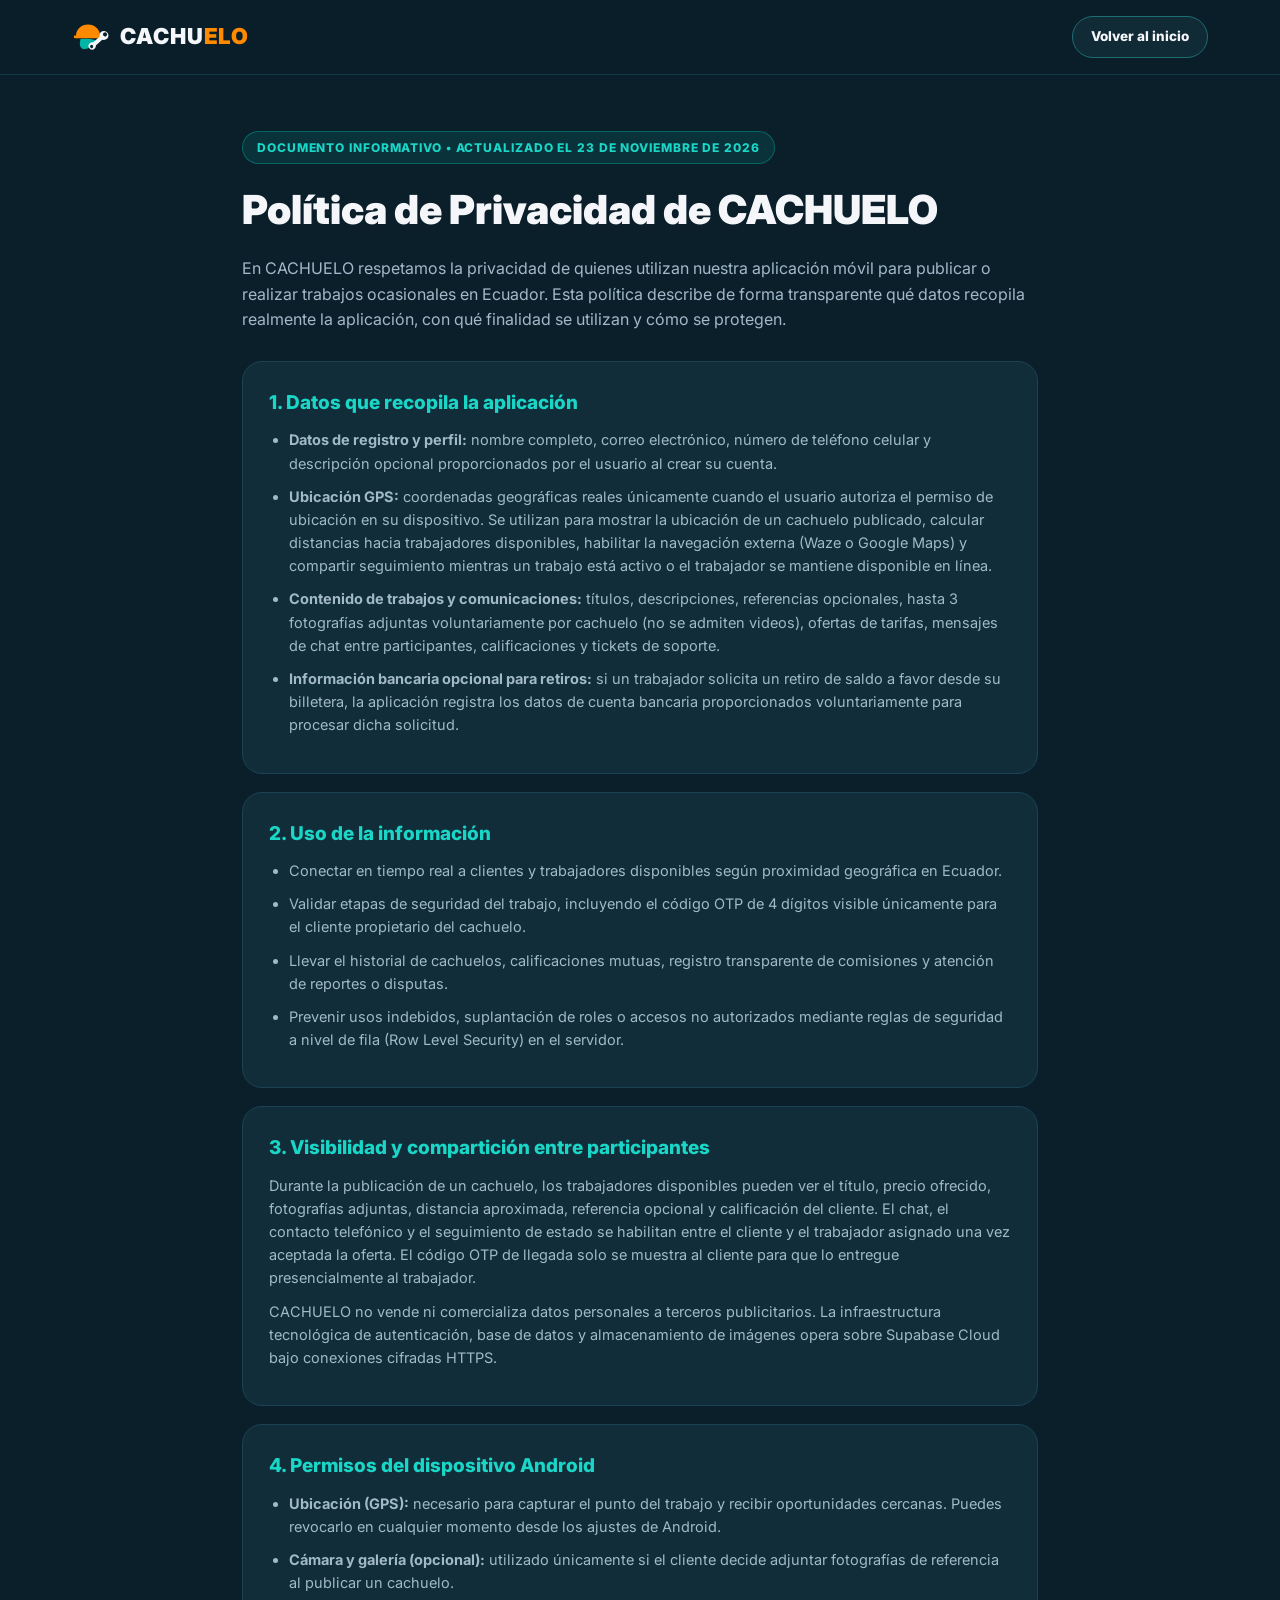
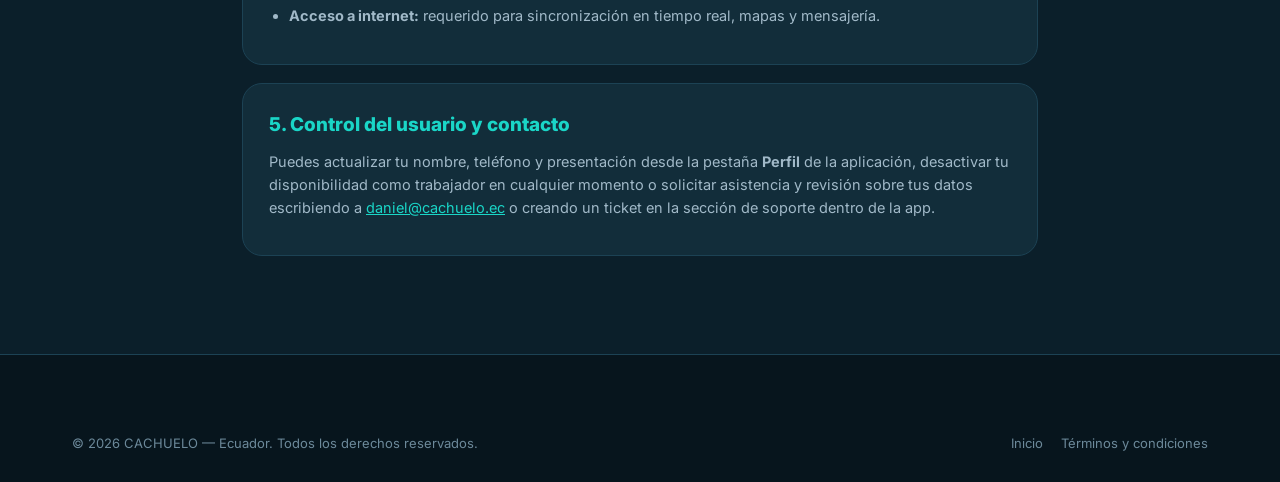
<file: privacidad.html>
<!DOCTYPE html>
<html lang="es-EC">
<head>
  <meta charset="UTF-8" />
  <meta name="viewport" content="width=device-width, initial-scale=1.0" />
  <title>Política de Privacidad — CACHUELO Ecuador</title>
  <meta name="description" content="Política de Privacidad oficial de la plataforma CACHUELO en Ecuador. Conoce cómo se gestionan tus datos de perfil, ubicación GPS, fotografías y mensajes." />
  <link rel="icon" type="image/svg+xml" href="favicon.svg" />
  <link rel="preconnect" href="https://fonts.googleapis.com" />
  <link rel="preconnect" href="https://fonts.gstatic.com" crossorigin />
  <link href="https://fonts.googleapis.com/css2?family=Inter:wght@400;500;600;700;800;900&display=swap" rel="stylesheet" />
  <link rel="stylesheet" href="styles.css" />
</head>
<body>
  <header class="navbar">
    <div class="container nav-inner">
      <a href="index.html" class="brand-link" aria-label="Inicio CACHUELO">
        <svg viewBox="0 0 100 85" width="38" height="32" aria-hidden="true">
          <path d="M22,48 Q45,46 62,51 Q55,73 30,75 Q16,72 22,48 Z" fill="#00B4A6" />
          <path d="M10,39 A32,30 0 0,1 74,39 L78,39 Q80,45 70,46 L8,46 Q2,45 6,38 Z" fill="#FF8A00" />
          <g transform="translate(68,53) rotate(-42)">
            <rect x="-22" y="-5.5" width="44" height="11" rx="5" fill="#F4F6FA" />
            <circle cx="22" cy="0" r="12" fill="#F4F6FA" />
            <circle cx="-20" cy="0" r="9.5" fill="#F4F6FA" />
            <circle cx="26" cy="0" r="5.5" fill="#0B1F2A" />
            <circle cx="-22" cy="0" r="4.2" fill="#0B1F2A" />
          </g>
        </svg>
        <span class="wordmark">CACHU<span class="accent">ELO</span></span>
      </a>
      <a href="index.html" class="btn btn-secondary btn-sm">Volver al inicio</a>
    </div>
  </header>

  <main class="legal-page">
    <div class="container legal-container">
      <div class="section-pill">Documento informativo &bull; Actualizado el 23 de noviembre de 2026</div>
      <h1>Política de Privacidad de CACHUELO</h1>
      <p class="legal-lead">
        En CACHUELO respetamos la privacidad de quienes utilizan nuestra aplicación móvil para publicar o realizar trabajos ocasionales en Ecuador. Esta política describe de forma transparente qué datos recopila realmente la aplicación, con qué finalidad se utilizan y cómo se protegen.
      </p>

      <section class="legal-card">
        <h2>1. Datos que recopila la aplicación</h2>
        <ul>
          <li><strong>Datos de registro y perfil:</strong> nombre completo, correo electrónico, número de teléfono celular y descripción opcional proporcionados por el usuario al crear su cuenta.</li>
          <li><strong>Ubicación GPS:</strong> coordenadas geográficas reales únicamente cuando el usuario autoriza el permiso de ubicación en su dispositivo. Se utilizan para mostrar la ubicación de un cachuelo publicado, calcular distancias hacia trabajadores disponibles, habilitar la navegación externa (Waze o Google Maps) y compartir seguimiento mientras un trabajo está activo o el trabajador se mantiene disponible en línea.</li>
          <li><strong>Contenido de trabajos y comunicaciones:</strong> títulos, descripciones, referencias opcionales, hasta 3 fotografías adjuntas voluntariamente por cachuelo (no se admiten videos), ofertas de tarifas, mensajes de chat entre participantes, calificaciones y tickets de soporte.</li>
          <li><strong>Información bancaria opcional para retiros:</strong> si un trabajador solicita un retiro de saldo a favor desde su billetera, la aplicación registra los datos de cuenta bancaria proporcionados voluntariamente para procesar dicha solicitud.</li>
        </ul>
      </section>

      <section class="legal-card">
        <h2>2. Uso de la información</h2>
        <ul>
          <li>Conectar en tiempo real a clientes y trabajadores disponibles según proximidad geográfica en Ecuador.</li>
          <li>Validar etapas de seguridad del trabajo, incluyendo el código OTP de 4 dígitos visible únicamente para el cliente propietario del cachuelo.</li>
          <li>Llevar el historial de cachuelos, calificaciones mutuas, registro transparente de comisiones y atención de reportes o disputas.</li>
          <li>Prevenir usos indebidos, suplantación de roles o accesos no autorizados mediante reglas de seguridad a nivel de fila (Row Level Security) en el servidor.</li>
        </ul>
      </section>

      <section class="legal-card">
        <h2>3. Visibilidad y compartición entre participantes</h2>
        <p>
          Durante la publicación de un cachuelo, los trabajadores disponibles pueden ver el título, precio ofrecido, fotografías adjuntas, distancia aproximada, referencia opcional y calificación del cliente. El chat, el contacto telefónico y el seguimiento de estado se habilitan entre el cliente y el trabajador asignado una vez aceptada la oferta. El código OTP de llegada solo se muestra al cliente para que lo entregue presencialmente al trabajador.
        </p>
        <p>
          CACHUELO no vende ni comercializa datos personales a terceros publicitarios. La infraestructura tecnológica de autenticación, base de datos y almacenamiento de imágenes opera sobre Supabase Cloud bajo conexiones cifradas HTTPS.
        </p>
      </section>

      <section class="legal-card">
        <h2>4. Permisos del dispositivo Android</h2>
        <ul>
          <li><strong>Ubicación (GPS):</strong> necesario para capturar el punto del trabajo y recibir oportunidades cercanas. Puedes revocarlo en cualquier momento desde los ajustes de Android.</li>
          <li><strong>Cámara y galería (opcional):</strong> utilizado únicamente si el cliente decide adjuntar fotografías de referencia al publicar un cachuelo.</li>
          <li><strong>Acceso a internet:</strong> requerido para sincronización en tiempo real, mapas y mensajería.</li>
        </ul>
      </section>

      <section class="legal-card">
        <h2>5. Control del usuario y contacto</h2>
        <p>
          Puedes actualizar tu nombre, teléfono y presentación desde la pestaña <strong>Perfil</strong> de la aplicación, desactivar tu disponibilidad como trabajador en cualquier momento o solicitar asistencia y revisión sobre tus datos escribiendo a <a href="mailto:daniel@cachuelo.ec">daniel@cachuelo.ec</a> o creando un ticket en la sección de soporte dentro de la app.
        </p>
      </section>
    </div>
  </main>

  <footer class="footer">
    <div class="container footer-bottom">
      <p>&copy; 2026 CACHUELO &mdash; Ecuador. Todos los derechos reservados.</p>
      <div class="footer-legal-links">
        <a href="index.html">Inicio</a>
        <a href="terminos.html">Términos y condiciones</a>
      </div>
    </div>
  </footer>
</body>
</html>
</file>
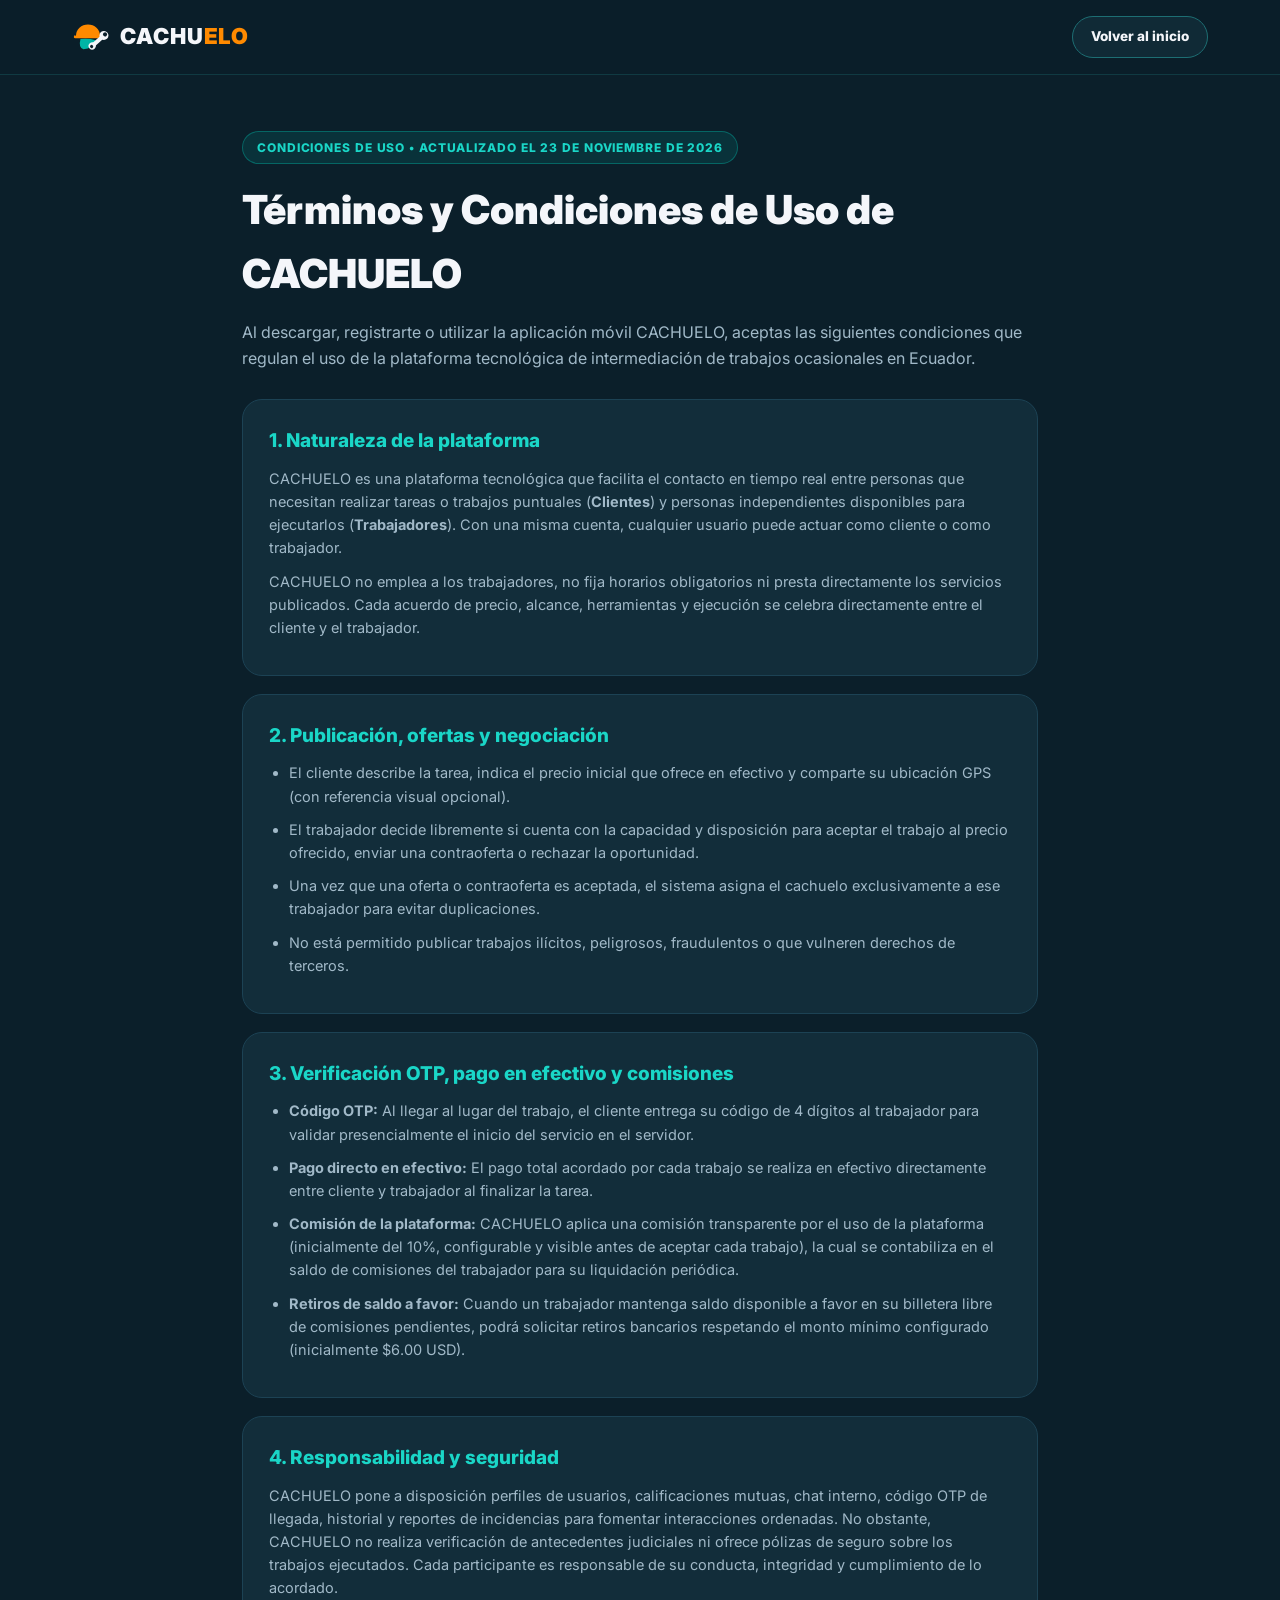
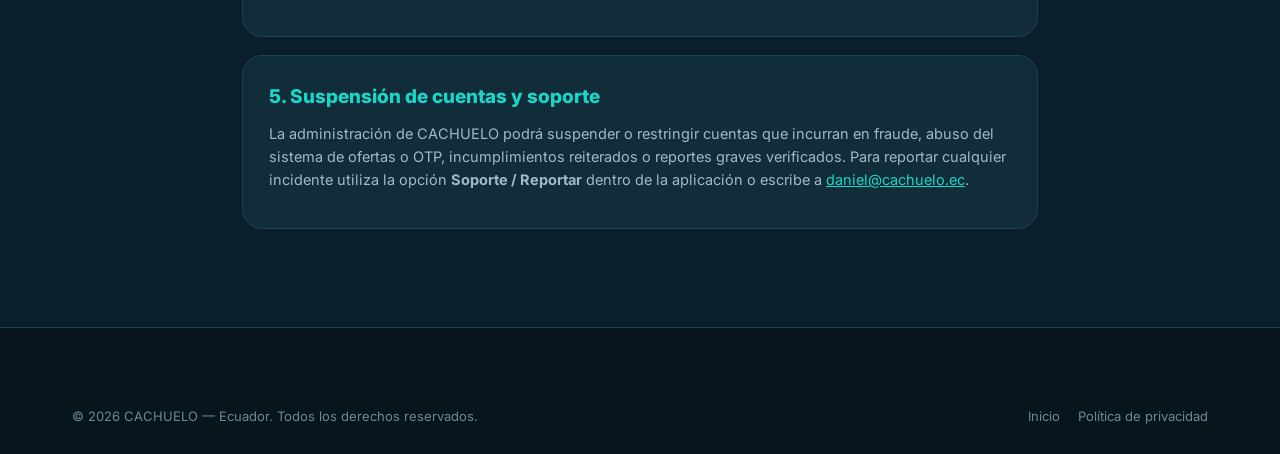
<file: terminos.html>
<!DOCTYPE html>
<html lang="es-EC">
<head>
  <meta charset="UTF-8" />
  <meta name="viewport" content="width=device-width, initial-scale=1.0" />
  <title>Términos y Condiciones — CACHUELO Ecuador</title>
  <meta name="description" content="Términos y Condiciones de uso de la plataforma tecnológica CACHUELO para conectar clientes y trabajadores ocasionales en Ecuador." />
  <link rel="icon" type="image/svg+xml" href="favicon.svg" />
  <link rel="preconnect" href="https://fonts.googleapis.com" />
  <link rel="preconnect" href="https://fonts.gstatic.com" crossorigin />
  <link href="https://fonts.googleapis.com/css2?family=Inter:wght@400;500;600;700;800;900&display=swap" rel="stylesheet" />
  <link rel="stylesheet" href="styles.css" />
</head>
<body>
  <header class="navbar">
    <div class="container nav-inner">
      <a href="index.html" class="brand-link" aria-label="Inicio CACHUELO">
        <svg viewBox="0 0 100 85" width="38" height="32" aria-hidden="true">
          <path d="M22,48 Q45,46 62,51 Q55,73 30,75 Q16,72 22,48 Z" fill="#00B4A6" />
          <path d="M10,39 A32,30 0 0,1 74,39 L78,39 Q80,45 70,46 L8,46 Q2,45 6,38 Z" fill="#FF8A00" />
          <g transform="translate(68,53) rotate(-42)">
            <rect x="-22" y="-5.5" width="44" height="11" rx="5" fill="#F4F6FA" />
            <circle cx="22" cy="0" r="12" fill="#F4F6FA" />
            <circle cx="-20" cy="0" r="9.5" fill="#F4F6FA" />
            <circle cx="26" cy="0" r="5.5" fill="#0B1F2A" />
            <circle cx="-22" cy="0" r="4.2" fill="#0B1F2A" />
          </g>
        </svg>
        <span class="wordmark">CACHU<span class="accent">ELO</span></span>
      </a>
      <a href="index.html" class="btn btn-secondary btn-sm">Volver al inicio</a>
    </div>
  </header>

  <main class="legal-page">
    <div class="container legal-container">
      <div class="section-pill">Condiciones de uso &bull; Actualizado el 23 de noviembre de 2026</div>
      <h1>Términos y Condiciones de Uso de CACHUELO</h1>
      <p class="legal-lead">
        Al descargar, registrarte o utilizar la aplicación móvil CACHUELO, aceptas las siguientes condiciones que regulan el uso de la plataforma tecnológica de intermediación de trabajos ocasionales en Ecuador.
      </p>

      <section class="legal-card">
        <h2>1. Naturaleza de la plataforma</h2>
        <p>
          CACHUELO es una plataforma tecnológica que facilita el contacto en tiempo real entre personas que necesitan realizar tareas o trabajos puntuales (<strong>Clientes</strong>) y personas independientes disponibles para ejecutarlos (<strong>Trabajadores</strong>). Con una misma cuenta, cualquier usuario puede actuar como cliente o como trabajador.
        </p>
        <p>
          CACHUELO no emplea a los trabajadores, no fija horarios obligatorios ni presta directamente los servicios publicados. Cada acuerdo de precio, alcance, herramientas y ejecución se celebra directamente entre el cliente y el trabajador.
        </p>
      </section>

      <section class="legal-card">
        <h2>2. Publicación, ofertas y negociación</h2>
        <ul>
          <li>El cliente describe la tarea, indica el precio inicial que ofrece en efectivo y comparte su ubicación GPS (con referencia visual opcional).</li>
          <li>El trabajador decide libremente si cuenta con la capacidad y disposición para aceptar el trabajo al precio ofrecido, enviar una contraoferta o rechazar la oportunidad.</li>
          <li>Una vez que una oferta o contraoferta es aceptada, el sistema asigna el cachuelo exclusivamente a ese trabajador para evitar duplicaciones.</li>
          <li>No está permitido publicar trabajos ilícitos, peligrosos, fraudulentos o que vulneren derechos de terceros.</li>
        </ul>
      </section>

      <section class="legal-card">
        <h2>3. Verificación OTP, pago en efectivo y comisiones</h2>
        <ul>
          <li><strong>Código OTP:</strong> Al llegar al lugar del trabajo, el cliente entrega su código de 4 dígitos al trabajador para validar presencialmente el inicio del servicio en el servidor.</li>
          <li><strong>Pago directo en efectivo:</strong> El pago total acordado por cada trabajo se realiza en efectivo directamente entre cliente y trabajador al finalizar la tarea.</li>
          <li><strong>Comisión de la plataforma:</strong> CACHUELO aplica una comisión transparente por el uso de la plataforma (inicialmente del 10%, configurable y visible antes de aceptar cada trabajo), la cual se contabiliza en el saldo de comisiones del trabajador para su liquidación periódica.</li>
          <li><strong>Retiros de saldo a favor:</strong> Cuando un trabajador mantenga saldo disponible a favor en su billetera libre de comisiones pendientes, podrá solicitar retiros bancarios respetando el monto mínimo configurado (inicialmente $6.00 USD).</li>
        </ul>
      </section>

      <section class="legal-card">
        <h2>4. Responsabilidad y seguridad</h2>
        <p>
          CACHUELO pone a disposición perfiles de usuarios, calificaciones mutuas, chat interno, código OTP de llegada, historial y reportes de incidencias para fomentar interacciones ordenadas. No obstante, CACHUELO no realiza verificación de antecedentes judiciales ni ofrece pólizas de seguro sobre los trabajos ejecutados. Cada participante es responsable de su conducta, integridad y cumplimiento de lo acordado.
        </p>
      </section>

      <section class="legal-card">
        <h2>5. Suspensión de cuentas y soporte</h2>
        <p>
          La administración de CACHUELO podrá suspender o restringir cuentas que incurran en fraude, abuso del sistema de ofertas o OTP, incumplimientos reiterados o reportes graves verificados. Para reportar cualquier incidente utiliza la opción <strong>Soporte / Reportar</strong> dentro de la aplicación o escribe a <a href="mailto:daniel@cachuelo.ec">daniel@cachuelo.ec</a>.
        </p>
      </section>
    </div>
  </main>

  <footer class="footer">
    <div class="container footer-bottom">
      <p>&copy; 2026 CACHUELO &mdash; Ecuador. Todos los derechos reservados.</p>
      <div class="footer-legal-links">
        <a href="index.html">Inicio</a>
        <a href="privacidad.html">Política de privacidad</a>
      </div>
    </div>
  </footer>
</body>
</html>
</file>
<file: styles.css>
:root {
  --bg: #0B1F2A;
  --bg-deep: #07151D;
  --bg-alt: #091A23;
  --surface: #122D3A;
  --surface-elevated: #163747;
  --primary: #00B4A6;
  --primary-bright: #1AD6C7;
  --primary-glow: rgba(0, 180, 166, 0.28);
  --accent: #FF8A00;
  --accent-bright: #FFA438;
  --accent-glow: rgba(255, 138, 0, 0.25);
  --success: #22C55E;
  --danger: #EF4444;
  --text: #F4F6FA;
  --text-sec: #A1B9C8;
  --text-muted: #6C899A;
  --border: #1C4254;
  --border-teal: #1D6E73;
  --radius-xl: 26px;
  --radius-lg: 20px;
  --radius-md: 14px;
  --shadow-lg: 0 22px 54px rgba(0, 0, 0, 0.45);
}

* {
  box-sizing: border-box;
  margin: 0;
  padding: 0;
}

html {
  scroll-behavior: smooth;
}

body {
  font-family: 'Inter', -apple-system, BlinkMacSystemFont, sans-serif;
  background-color: var(--bg);
  color: var(--text);
  line-height: 1.6;
  overflow-x: hidden;
  -webkit-font-smoothing: antialiased;
}

a {
  color: inherit;
  text-decoration: none;
}

img {
  max-width: 100%;
  display: block;
}

.hidden {
  display: none !important;
}

.container {
  width: 100%;
  max-width: 1180px;
  margin: 0 auto;
  padding: 0 22px;
}

/* =====================================================================
   NAVBAR
===================================================================== */
.navbar {
  position: sticky;
  top: 0;
  z-index: 1000;
  background: rgba(11, 31, 42, 0.88);
  backdrop-filter: blur(14px);
  -webkit-backdrop-filter: blur(14px);
  border-bottom: 1px solid rgba(29, 110, 115, 0.35);
}

.nav-inner {
  height: 74px;
  display: flex;
  align-items: center;
  justify-content: space-between;
  gap: 20px;
}

.brand-link {
  display: inline-flex;
  align-items: center;
  gap: 10px;
  flex-shrink: 0;
}

.wordmark {
  font-size: 22px;
  font-weight: 900;
  letter-spacing: 0.9px;
  color: var(--text);
}

.wordmark .accent {
  color: var(--accent);
}

.nav-links {
  display: flex;
  align-items: center;
  gap: 22px;
}

.nav-links a:not(.btn) {
  font-size: 14px;
  font-weight: 600;
  color: var(--text-sec);
  transition: color 0.18s ease;
}

.nav-links a:not(.btn):hover {
  color: var(--primary-bright);
}

.menu-toggle {
  display: none;
  flex-direction: column;
  gap: 5px;
  background: transparent;
  border: 1px solid var(--border);
  border-radius: 10px;
  padding: 9px;
  cursor: pointer;
}

.menu-toggle span {
  display: block;
  width: 22px;
  height: 2px;
  background: var(--text);
  border-radius: 2px;
  transition: transform 0.2s ease, opacity 0.2s ease;
}

/* =====================================================================
   BUTTONS & PILLS
===================================================================== */
.btn {
  display: inline-flex;
  align-items: center;
  justify-content: center;
  gap: 8px;
  font-weight: 800;
  border-radius: 999px;
  border: 1.5px solid transparent;
  cursor: pointer;
  transition: transform 0.18s ease, box-shadow 0.2s ease, background 0.18s ease, border-color 0.18s ease;
  font-family: inherit;
  white-space: nowrap;
}

.btn:hover {
  transform: translateY(-2px);
}

.btn-primary {
  background: linear-gradient(135deg, #00C8B8 0%, #009D91 100%);
  color: #061820;
  box-shadow: 0 10px 26px var(--primary-glow);
}

.btn-primary:hover {
  box-shadow: 0 14px 34px rgba(0, 180, 166, 0.42);
}

.btn-accent {
  background: linear-gradient(135deg, #FF9B1A 0%, #E67600 100%);
  color: #091720;
  box-shadow: 0 10px 26px var(--accent-glow);
}

.btn-accent:hover {
  box-shadow: 0 14px 34px rgba(255, 138, 0, 0.4);
}

.btn-secondary {
  background: rgba(18, 45, 58, 0.85);
  color: var(--text);
  border-color: var(--border-teal);
}

.btn-secondary:hover {
  border-color: var(--primary);
  background: var(--surface-elevated);
}

.btn-xs { padding: 7px 13px; font-size: 12px; }
.btn-sm { padding: 9px 18px; font-size: 13.5px; }
.btn-lg { padding: 13px 24px; font-size: 15px; }
.btn-xl { padding: 16px 28px; font-size: 16px; }

.section-pill {
  display: inline-flex;
  align-items: center;
  gap: 8px;
  font-size: 12px;
  font-weight: 800;
  text-transform: uppercase;
  letter-spacing: 0.9px;
  color: var(--primary-bright);
  background: rgba(0, 180, 166, 0.13);
  border: 1px solid rgba(0, 180, 166, 0.4);
  padding: 6px 14px;
  border-radius: 999px;
  margin-bottom: 14px;
}

.section-pill.pill-orange {
  color: var(--accent-bright);
  background: rgba(255, 138, 0, 0.14);
  border-color: rgba(255, 138, 0, 0.45);
}

.section-pill.pill-teal {
  color: var(--primary-bright);
}

/* =====================================================================
   HERO SECTION & PHONE MOCKUPS
===================================================================== */
.hero {
  position: relative;
  padding: 68px 0 88px;
  overflow: hidden;
}

.hero-glow {
  position: absolute;
  border-radius: 50%;
  filter: blur(110px);
  pointer-events: none;
  z-index: 0;
}

.hero-glow-teal {
  width: 520px;
  height: 520px;
  top: -120px;
  left: -120px;
  background: rgba(0, 180, 166, 0.22);
}

.hero-glow-orange {
  width: 440px;
  height: 440px;
  bottom: -100px;
  right: -80px;
  background: rgba(255, 138, 0, 0.16);
}

.hero-grid {
  position: relative;
  z-index: 1;
  display: grid;
  grid-template-columns: 1.08fr 0.92fr;
  gap: 48px;
  align-items: center;
}

.hero-badge {
  display: inline-flex;
  align-items: center;
  gap: 9px;
  background: var(--surface);
  border: 1px solid var(--border-teal);
  color: var(--text);
  font-size: 13px;
  font-weight: 700;
  padding: 7px 15px;
  border-radius: 999px;
  margin-bottom: 20px;
}

.pulse-dot {
  width: 9px;
  height: 9px;
  border-radius: 50%;
  background: var(--success);
  box-shadow: 0 0 0 0 rgba(34, 197, 94, 0.7);
  animation: pulseDot 2s infinite;
}

@keyframes pulseDot {
  0% { box-shadow: 0 0 0 0 rgba(34, 197, 94, 0.7); }
  70% { box-shadow: 0 0 0 10px rgba(34, 197, 94, 0); }
  100% { box-shadow: 0 0 0 0 rgba(34, 197, 94, 0); }
}

.hero h1 {
  font-size: clamp(36px, 5vw, 56px);
  font-weight: 900;
  line-height: 1.08;
  letter-spacing: -0.025em;
  margin-bottom: 18px;
}

.hero-lead {
  font-size: 17.5px;
  color: var(--text-sec);
  max-width: 570px;
  margin-bottom: 28px;
}

.hero-ctas {
  display: flex;
  flex-wrap: wrap;
  gap: 12px;
  margin-bottom: 28px;
}

.hero-pills {
  display: flex;
  flex-wrap: wrap;
  gap: 10px;
}

.feature-chip {
  display: inline-flex;
  align-items: center;
  gap: 7px;
  background: rgba(18, 45, 58, 0.78);
  border: 1px solid var(--border);
  border-radius: 12px;
  padding: 7px 12px;
  font-size: 12.5px;
  font-weight: 600;
  color: var(--text);
}

/* Mockup Stage */
.mockup-stage {
  position: relative;
  min-height: 495px;
  display: flex;
  align-items: center;
  justify-content: center;
}

.phone-frame {
  width: 274px;
  background: #06131A;
  border-radius: 34px;
  padding: 10px;
  border: 2px solid #215164;
  box-shadow: 0 28px 65px rgba(0, 0, 0, 0.62);
}

.phone-back {
  position: absolute;
  left: 4px;
  top: 26px;
  transform: rotate(-5deg) scale(0.92);
  opacity: 0.92;
  z-index: 1;
}

.phone-front {
  position: relative;
  margin-left: 118px;
  z-index: 2;
  border-color: var(--primary);
  box-shadow: 0 30px 70px rgba(0, 0, 0, 0.68), 0 0 32px rgba(0, 180, 166, 0.18);
}

.phone-notch {
  width: 88px;
  height: 14px;
  background: #06131A;
  border-radius: 0 0 12px 12px;
  margin: 0 auto 6px;
}

.phone-screen {
  background: var(--bg);
  border-radius: 25px;
  padding: 14px;
  overflow: hidden;
  border: 1px solid rgba(255, 255, 255, 0.05);
}

.mock-top-row {
  display: flex;
  align-items: center;
  gap: 10px;
  margin-bottom: 10px;
}

.mock-avatar {
  width: 32px;
  height: 32px;
  border-radius: 50%;
  background: rgba(0, 180, 166, 0.22);
  color: var(--primary);
  font-weight: 900;
  font-size: 14px;
  display: flex;
  align-items: center;
  justify-content: center;
}

.mock-user-title { font-size: 12.5px; font-weight: 800; }
.mock-user-sub { font-size: 10.5px; color: var(--text-sec); }

.mock-online-pill {
  background: var(--success);
  color: #052010;
  font-size: 12px;
  font-weight: 900;
  border-radius: 999px;
  padding: 7px 14px;
  display: flex;
  align-items: center;
  justify-content: space-between;
  margin-bottom: 12px;
}

.mock-switch-knob {
  width: 16px;
  height: 16px;
  border-radius: 50%;
  background: #fff;
}

.mock-radar-map {
  position: relative;
  height: 195px;
  border-radius: 16px;
  background:
    linear-gradient(125deg, rgba(22, 56, 74, 0.45) 1px, transparent 1px) 0 0 / 28px 28px,
    linear-gradient(35deg, rgba(22, 56, 74, 0.45) 1px, transparent 1px) 0 0 / 28px 28px,
    #081821;
  border: 1px solid var(--border);
  overflow: hidden;
  margin-bottom: 10px;
}

.radar-ring {
  position: absolute;
  top: 50%;
  left: 50%;
  transform: translate(-50%, -50%);
  border-radius: 50%;
  border: 1.5px solid rgba(0, 180, 166, 0.65);
  background: rgba(0, 180, 166, 0.12);
  animation: radarExpand 2.8s ease-out infinite;
}

.ring-1 { width: 64px; height: 64px; }
.ring-2 { width: 124px; height: 124px; animation-delay: 1.1s; }

@keyframes radarExpand {
  0% { transform: translate(-50%, -50%) scale(0.55); opacity: 0.9; }
  100% { transform: translate(-50%, -50%) scale(1.35); opacity: 0; }
}

.radar-center {
  position: absolute;
  top: 50%;
  left: 50%;
  width: 18px;
  height: 18px;
  transform: translate(-50%, -50%);
  border-radius: 50%;
  background: var(--primary);
  border: 2.5px solid #fff;
  box-shadow: 0 0 14px var(--primary);
}

.job-pin {
  position: absolute;
  background: var(--accent);
  color: #0B1F2A;
  font-size: 10px;
  font-weight: 900;
  padding: 3px 7px;
  border-radius: 999px;
  border: 1.5px solid #0B1F2A;
  box-shadow: 0 4px 12px rgba(255, 138, 0, 0.45);
}

.pin-a { top: 24px; left: 26px; }
.pin-b { top: 38px; right: 24px; }
.pin-c { bottom: 26px; right: 34px; }

.mock-bottom-card {
  background: var(--surface);
  border: 1px solid var(--border-teal);
  border-radius: 14px;
  padding: 10px 12px;
}

.mock-bottom-card strong { display: block; font-size: 12px; }
.mock-bottom-card span { font-size: 10.5px; color: var(--text-sec); }

/* Front phone offer UI */
.mock-timer-bar {
  height: 4px;
  width: 74%;
  background: linear-gradient(90deg, var(--accent), var(--primary));
  border-radius: 4px;
  margin-bottom: 12px;
}

.mock-offer-head {
  display: flex;
  align-items: center;
  gap: 10px;
  margin-bottom: 12px;
}

.mock-bell-icon {
  width: 34px;
  height: 34px;
  border-radius: 50%;
  background: rgba(255, 138, 0, 0.16);
  border: 1px solid var(--accent);
  display: flex;
  align-items: center;
  justify-content: center;
}

.mock-alert-title { color: var(--accent); font-size: 13.5px; font-weight: 800; }
.mock-alert-sub { color: var(--text-sec); font-size: 11px; }

.mock-job-title {
  font-size: 17px;
  font-weight: 800;
  margin-bottom: 6px;
}

.mock-price-row {
  display: flex;
  align-items: center;
  gap: 8px;
  margin-bottom: 10px;
}

.mock-price {
  font-size: 24px;
  font-weight: 900;
  color: var(--primary-bright);
}

.mock-cash-tag {
  font-size: 10.5px;
  font-weight: 800;
  color: var(--success);
  background: rgba(34, 197, 94, 0.15);
  border: 1px solid rgba(34, 197, 94, 0.45);
  padding: 3px 8px;
  border-radius: 8px;
}

.mock-rating-tag {
  margin-left: auto;
  font-size: 11.5px;
  font-weight: 800;
  color: #FBBF24;
  background: var(--surface);
  padding: 3px 8px;
  border-radius: 8px;
}

.mock-net-box {
  display: flex;
  justify-content: space-between;
  font-size: 11px;
  background: var(--surface);
  border: 1px solid var(--border);
  border-radius: 10px;
  padding: 7px 10px;
  margin-bottom: 12px;
  color: var(--text-sec);
}

.text-success { color: var(--success); }

.mock-meta-list {
  display: flex;
  flex-direction: column;
  gap: 6px;
  font-size: 11.5px;
  color: var(--text);
  margin-bottom: 14px;
}

.mock-meta-list div {
  display: flex;
  align-items: center;
  gap: 7px;
}

.mock-actions {
  display: flex;
  flex-direction: column;
  gap: 7px;
}

.mock-btn {
  text-align: center;
  font-size: 12.5px;
  font-weight: 800;
  padding: 9px 12px;
  border-radius: 999px;
}

.mock-btn-primary {
  background: var(--primary);
  color: #061820;
}

.mock-btn-outline {
  border: 1.3px solid var(--border-teal);
  color: var(--text);
}

.mock-btn-danger {
  border: 1.3px solid rgba(239, 68, 68, 0.7);
  color: var(--danger);
}

/* =====================================================================
   SECTIONS GENERAL
===================================================================== */
.section {
  padding: 86px 0;
}

.section-alt {
  background: var(--bg-alt);
  border-top: 1px solid rgba(28, 66, 84, 0.55);
  border-bottom: 1px solid rgba(28, 66, 84, 0.55);
}

.section-header {
  text-align: center;
  max-width: 720px;
  margin: 0 auto 48px;
}

.section-header h2 {
  font-size: clamp(28px, 3.6vw, 40px);
  font-weight: 900;
  line-height: 1.15;
  margin-bottom: 12px;
}

.section-header p {
  color: var(--text-sec);
  font-size: 16px;
}

/* What is CACHUELO */
.what-grid {
  display: grid;
  grid-template-columns: repeat(3, 1fr);
  gap: 22px;
  margin-bottom: 28px;
}

.card-surface {
  background: var(--surface);
  border: 1px solid var(--border);
  border-radius: var(--radius-lg);
  padding: 26px;
  transition: transform 0.2s ease, border-color 0.2s ease;
}

.card-surface:hover {
  transform: translateY(-4px);
  border-color: var(--border-teal);
}

.card-surface h3 {
  font-size: 18px;
  font-weight: 800;
  margin-bottom: 8px;
}

.card-surface p {
  font-size: 14.5px;
  color: var(--text-sec);
}

.icon-box {
  width: 48px;
  height: 48px;
  border-radius: 14px;
  display: flex;
  align-items: center;
  justify-content: center;
  margin-bottom: 16px;
}

.icon-teal {
  background: rgba(0, 180, 166, 0.16);
  color: var(--primary-bright);
  border: 1px solid rgba(0, 180, 166, 0.4);
}

.icon-orange {
  background: rgba(255, 138, 0, 0.16);
  color: var(--accent-bright);
  border: 1px solid rgba(255, 138, 0, 0.42);
}

.icon-green {
  background: rgba(34, 197, 94, 0.15);
  color: var(--success);
  border: 1px solid rgba(34, 197, 94, 0.4);
}

.tasks-strip {
  display: flex;
  flex-wrap: wrap;
  justify-content: center;
  gap: 10px;
  margin-bottom: 40px;
}

.tasks-strip span {
  background: var(--bg-deep);
  border: 1px solid var(--border);
  color: var(--text-sec);
  font-size: 13px;
  font-weight: 600;
  padding: 8px 14px;
  border-radius: 999px;
}

/* Experience Panel (Clean Brand Presentation) */
.experience-panel {
  display: grid;
  grid-template-columns: 0.9fr 1.1fr;
  gap: 32px;
  align-items: center;
  background: linear-gradient(135deg, rgba(18, 45, 58, 0.96), rgba(11, 31, 42, 0.96));
  border: 1.5px solid var(--border-teal);
  border-radius: var(--radius-xl);
  padding: 34px;
  box-shadow: var(--shadow-lg);
}

.experience-brand {
  display: flex;
  align-items: center;
  gap: 12px;
  margin-bottom: 14px;
}

.experience-brand img {
  width: 44px;
  height: 44px;
  border-radius: 12px;
  border: 1px solid var(--border-teal);
  box-shadow: 0 6px 18px rgba(0, 180, 166, 0.22);
}

.experience-brand .section-pill {
  margin-bottom: 0;
}

.experience-intro h3 {
  font-size: 25px;
  font-weight: 800;
  line-height: 1.2;
  margin-bottom: 12px;
}

.experience-intro p {
  font-size: 14.5px;
  color: var(--text-sec);
  margin-bottom: 20px;
}

.experience-grid {
  display: grid;
  grid-template-columns: repeat(2, 1fr);
  gap: 14px;
}

.exp-item {
  background: rgba(11, 31, 42, 0.72);
  border: 1px solid var(--border);
  border-radius: 16px;
  padding: 18px;
  transition: border-color 0.2s ease, transform 0.2s ease;
}

.exp-item:hover {
  border-color: var(--border-teal);
  transform: translateY(-2px);
}

.exp-icon {
  width: 38px;
  height: 38px;
  border-radius: 10px;
  display: inline-flex;
  align-items: center;
  justify-content: center;
  margin-bottom: 10px;
}

.exp-icon-teal {
  background: rgba(0, 180, 166, 0.14);
  color: var(--primary-bright);
  border: 1px solid rgba(0, 180, 166, 0.3);
}

.exp-icon-orange {
  background: rgba(255, 138, 0, 0.14);
  color: var(--accent);
  border: 1px solid rgba(255, 138, 0, 0.3);
}

.exp-item h4 {
  font-size: 15px;
  font-weight: 700;
  margin-bottom: 6px;
}

.exp-item p {
  font-size: 13px;
  color: var(--text-sec);
  line-height: 1.5;
}

/* Steps Grid */
.steps-grid {
  display: grid;
  grid-template-columns: repeat(5, 1fr);
  gap: 16px;
}

.step-card {
  position: relative;
  background: var(--surface);
  border: 1px solid var(--border);
  border-radius: var(--radius-lg);
  padding: 22px 18px;
  display: flex;
  flex-direction: column;
  transition: border-color 0.2s ease, transform 0.2s ease;
}

.step-card:hover {
  border-color: var(--primary);
  transform: translateY(-4px);
}

.step-num {
  font-size: 12px;
  font-weight: 900;
  color: var(--accent);
  letter-spacing: 1px;
  margin-bottom: 12px;
}

.step-icon {
  width: 44px;
  height: 44px;
  border-radius: 12px;
  background: rgba(0, 180, 166, 0.14);
  color: var(--primary-bright);
  display: flex;
  align-items: center;
  justify-content: center;
  margin-bottom: 14px;
}

.step-card h3 {
  font-size: 16px;
  font-weight: 800;
  margin-bottom: 8px;
}

.step-card p {
  font-size: 13.5px;
  color: var(--text-sec);
  line-height: 1.5;
}

/* Split Audience (Clients & Workers) */
.split-audience {
  display: grid;
  grid-template-columns: 1fr 1fr;
  gap: 26px;
}

.audience-card {
  border-radius: var(--radius-xl);
  padding: 34px 30px;
  display: flex;
  flex-direction: column;
}

.audience-client {
  background: linear-gradient(160deg, rgba(255, 138, 0, 0.09) 0%, var(--surface) 45%);
  border: 1.5px solid rgba(255, 138, 0, 0.42);
}

.audience-worker {
  background: linear-gradient(160deg, rgba(0, 180, 166, 0.12) 0%, var(--surface) 45%);
  border: 1.5px solid rgba(0, 180, 166, 0.48);
}

.audience-card h2 {
  font-size: 26px;
  font-weight: 900;
  line-height: 1.18;
  margin-bottom: 10px;
}

.audience-desc {
  color: var(--text-sec);
  font-size: 15px;
  margin-bottom: 22px;
}

.check-list {
  list-style: none;
  display: flex;
  flex-direction: column;
  gap: 13px;
  margin-bottom: 26px;
}

.check-list li {
  display: flex;
  align-items: flex-start;
  gap: 10px;
  font-size: 14px;
  color: var(--text-sec);
}

.check-list li strong {
  color: var(--text);
}

.check-list svg {
  flex-shrink: 0;
  margin-top: 3px;
}

.audience-cta-wrap {
  margin-top: auto;
}

.cta-honest-note {
  font-size: 12px;
  color: var(--text-muted);
  margin-top: 10px;
}

/* =====================================================================
   ECUADOR COVERAGE
===================================================================== */
.ecuador-grid {
  display: grid;
  grid-template-columns: 0.95fr 1.05fr;
  gap: 32px;
  align-items: center;
}

.ecuador-map-card {
  background: var(--surface);
  border: 1.5px solid var(--border-teal);
  border-radius: var(--radius-xl);
  padding: 18px;
}

.ecuador-svg {
  width: 100%;
  height: auto;
}

.region-tabs {
  display: flex;
  flex-wrap: wrap;
  gap: 8px;
  margin-bottom: 18px;
}

.region-tab {
  background: var(--surface);
  border: 1px solid var(--border);
  color: var(--text-sec);
  font-size: 13.5px;
  font-weight: 700;
  padding: 9px 16px;
  border-radius: 999px;
  cursor: pointer;
  font-family: inherit;
  transition: all 0.18s ease;
}

.region-tab.active {
  background: var(--primary);
  color: #061820;
  border-color: var(--primary);
}

.region-panel {
  display: none;
  background: var(--surface);
  border: 1px solid var(--border);
  border-radius: var(--radius-lg);
  padding: 22px;
  margin-bottom: 18px;
}

.region-panel.active {
  display: block;
}

.region-panel h3 {
  font-size: 18px;
  font-weight: 800;
  margin-bottom: 6px;
}

.region-panel p {
  font-size: 13.5px;
  color: var(--text-sec);
  margin-bottom: 14px;
}

.city-tags {
  display: flex;
  flex-wrap: wrap;
  gap: 8px;
}

.city-tags span {
  background: var(--bg);
  border: 1px solid var(--border-teal);
  color: var(--text);
  font-size: 12.5px;
  font-weight: 600;
  padding: 5px 11px;
  border-radius: 10px;
}

.honesty-callout {
  display: flex;
  align-items: flex-start;
  gap: 12px;
  background: rgba(255, 138, 0, 0.09);
  border: 1px solid rgba(255, 138, 0, 0.42);
  border-radius: var(--radius-md);
  padding: 16px;
  font-size: 13px;
  color: var(--text-sec);
}

.honesty-callout strong {
  display: block;
  color: var(--text);
  margin-bottom: 4px;
}

.honesty-callout svg {
  flex-shrink: 0;
  margin-top: 2px;
}

/* =====================================================================
   SECURITY GRID
===================================================================== */
.security-grid {
  display: grid;
  grid-template-columns: repeat(3, 1fr);
  gap: 20px;
  margin-bottom: 26px;
}

.sec-card {
  background: var(--surface);
  border: 1px solid var(--border);
  border-radius: var(--radius-lg);
  padding: 24px;
}

.sec-icon {
  width: 44px;
  height: 44px;
  border-radius: 12px;
  background: var(--bg);
  border: 1px solid var(--border);
  display: flex;
  align-items: center;
  justify-content: center;
  margin-bottom: 14px;
}

.sec-card h3 {
  font-size: 17px;
  font-weight: 800;
  margin-bottom: 7px;
}

.sec-card p {
  font-size: 14px;
  color: var(--text-sec);
}

.security-disclaimer {
  max-width: 880px;
  margin: 0 auto;
  text-align: center;
  font-size: 13.5px;
  color: var(--text-sec);
  background: var(--bg-deep);
  border: 1px solid var(--border);
  border-radius: var(--radius-md);
  padding: 16px 22px;
}

/* =====================================================================
   DOWNLOAD OFFICIAL ANDROID APK SECTION
===================================================================== */
.section-download {
  background: radial-gradient(circle at 30% 20%, rgba(0, 180, 166, 0.16), var(--bg) 65%);
}

.download-box {
  display: grid;
  grid-template-columns: 1.2fr 0.8fr;
  gap: 28px;
  background: var(--surface);
  border: 1.6px solid var(--primary);
  border-radius: var(--radius-xl);
  padding: 36px;
  box-shadow: var(--shadow-lg), 0 0 36px rgba(0, 180, 166, 0.14);
}

.download-main h2 {
  font-size: clamp(26px, 3.2vw, 36px);
  font-weight: 900;
  line-height: 1.15;
  margin-bottom: 10px;
}

.download-main > p {
  color: var(--text-sec);
  font-size: 15.5px;
  margin-bottom: 22px;
}

.download-cta-row {
  display: flex;
  flex-wrap: wrap;
  gap: 12px;
  margin-bottom: 24px;
}

.apk-meta-grid {
  display: grid;
  grid-template-columns: repeat(2, 1fr);
  gap: 12px;
  margin-bottom: 16px;
}

.apk-meta-item {
  background: var(--bg);
  border: 1px solid var(--border);
  border-radius: 12px;
  padding: 12px 14px;
}

.meta-label {
  display: block;
  font-size: 11.5px;
  color: var(--text-sec);
  margin-bottom: 2px;
}

.meta-val {
  font-size: 13.5px;
  font-weight: 800;
  color: var(--text);
  word-break: break-word;
}

.sha-box {
  background: var(--bg-deep);
  border: 1px solid var(--border-teal);
  border-radius: 12px;
  padding: 12px 14px;
}

.sha-label {
  font-size: 11.5px;
  font-weight: 700;
  color: var(--primary-bright);
  margin-bottom: 6px;
}

.sha-row {
  display: flex;
  align-items: center;
  justify-content: space-between;
  gap: 10px;
  flex-wrap: wrap;
}

.sha-row code {
  font-family: ui-monospace, SFMono-Regular, Consolas, monospace;
  font-size: 11.5px;
  color: var(--text-sec);
  word-break: break-all;
}

.install-guide {
  background: var(--bg);
  border: 1px solid var(--border);
  border-radius: var(--radius-lg);
  padding: 24px;
  display: flex;
  flex-direction: column;
}

.install-guide h3 {
  font-size: 18px;
  font-weight: 800;
  margin-bottom: 16px;
}

.install-steps {
  list-style: none;
  display: flex;
  flex-direction: column;
  gap: 14px;
  margin-bottom: 18px;
}

.install-steps li strong {
  display: block;
  font-size: 14px;
  color: var(--primary-bright);
  margin-bottom: 2px;
}

.install-steps li p {
  font-size: 13px;
  color: var(--text-sec);
}

.install-steps code {
  font-size: 12px;
  color: var(--text);
}

.external-source-note {
  margin-top: auto;
  display: flex;
  align-items: flex-start;
  gap: 10px;
  background: rgba(255, 138, 0, 0.1);
  border: 1px solid rgba(255, 138, 0, 0.4);
  border-radius: 12px;
  padding: 12px;
  font-size: 12px;
  color: var(--text-sec);
}

.external-source-note svg {
  flex-shrink: 0;
  margin-top: 2px;
}

/* =====================================================================
   FAQ ACCORDION
===================================================================== */
.faq-list {
  max-width: 820px;
  margin: 0 auto;
  display: flex;
  flex-direction: column;
  gap: 12px;
}

.faq-item {
  background: var(--surface);
  border: 1px solid var(--border);
  border-radius: 16px;
  overflow: hidden;
  transition: border-color 0.2s ease;
}

.faq-item.open {
  border-color: var(--primary);
}

.faq-question {
  width: 100%;
  background: transparent;
  border: none;
  color: var(--text);
  padding: 18px 22px;
  font-size: 15.5px;
  font-weight: 700;
  text-align: left;
  display: flex;
  align-items: center;
  justify-content: space-between;
  gap: 14px;
  cursor: pointer;
  font-family: inherit;
}

.faq-chevron {
  flex-shrink: 0;
  color: var(--primary-bright);
  transition: transform 0.22s ease;
}

.faq-item.open .faq-chevron {
  transform: rotate(180deg);
}

.faq-answer {
  display: none;
  padding: 0 22px 18px;
  font-size: 14.5px;
  color: var(--text-sec);
}

.faq-answer a {
  color: var(--primary-bright);
  text-decoration: underline;
}

.faq-item.open .faq-answer {
  display: block;
}

/* =====================================================================
   CONTACT & FOOTER
===================================================================== */
.contact-grid {
  display: grid;
  grid-template-columns: repeat(3, 1fr);
  gap: 20px;
}

.contact-card {
  background: var(--surface);
  border: 1px solid var(--border);
  border-radius: var(--radius-lg);
  padding: 26px;
  display: flex;
  flex-direction: column;
  align-items: flex-start;
}

.contact-card h3 {
  font-size: 18px;
  font-weight: 800;
  margin-bottom: 8px;
}

.contact-card p {
  font-size: 14px;
  color: var(--text-sec);
  margin-bottom: 18px;
}

.status-tag {
  margin-top: auto;
  font-size: 12px;
  font-weight: 800;
  color: var(--primary-bright);
  background: rgba(0, 180, 166, 0.14);
  border: 1px solid rgba(0, 180, 166, 0.35);
  padding: 5px 12px;
  border-radius: 999px;
}

.footer {
  background: var(--bg-deep);
  border-top: 1px solid var(--border);
  padding: 56px 0 28px;
}

.footer-grid {
  display: grid;
  grid-template-columns: 1.5fr 1fr 1fr 1fr;
  gap: 32px;
  padding-bottom: 36px;
  border-bottom: 1px solid var(--border);
}

.footer-brand p {
  font-size: 13.5px;
  color: var(--text-sec);
  margin-top: 12px;
  max-width: 300px;
}

.footer-col {
  display: flex;
  flex-direction: column;
  gap: 9px;
}

.footer-col h4 {
  font-size: 14px;
  font-weight: 800;
  color: var(--text);
  margin-bottom: 4px;
}

.footer-col a {
  font-size: 13.5px;
  color: var(--text-sec);
  transition: color 0.16s ease;
}

.footer-col a:hover {
  color: var(--primary-bright);
}

.footer-bottom {
  padding-top: 22px;
  display: flex;
  align-items: center;
  justify-content: space-between;
  flex-wrap: wrap;
  gap: 12px;
  font-size: 13px;
  color: var(--text-muted);
}

.footer-legal-links {
  display: flex;
  gap: 18px;
}

.footer-legal-links a:hover {
  color: var(--primary-bright);
}

/* =====================================================================
   LEGAL PAGES (privacidad.html & terminos.html)
===================================================================== */
.legal-page {
  padding: 56px 0 80px;
}

.legal-container {
  max-width: 840px;
}

.legal-page h1 {
  font-size: clamp(28px, 4vw, 40px);
  font-weight: 900;
  margin-bottom: 14px;
}

.legal-lead {
  font-size: 16px;
  color: var(--text-sec);
  margin-bottom: 28px;
}

.legal-card {
  background: var(--surface);
  border: 1px solid var(--border);
  border-radius: var(--radius-lg);
  padding: 26px;
  margin-bottom: 18px;
}

.legal-card h2 {
  font-size: 19px;
  font-weight: 800;
  color: var(--primary-bright);
  margin-bottom: 10px;
}

.legal-card p,
.legal-card li {
  font-size: 14.5px;
  color: var(--text-sec);
  margin-bottom: 10px;
}

.legal-card ul {
  padding-left: 20px;
}

.legal-card a {
  color: var(--primary-bright);
  text-decoration: underline;
}

/* =====================================================================
   SCROLL REVEAL
===================================================================== */
.reveal {
  opacity: 0;
  transform: translateY(18px);
  transition: opacity 0.55s ease, transform 0.55s ease;
}

.reveal.visible {
  opacity: 1;
  transform: translateY(0);
}

/* =====================================================================
   RESPONSIVE BREAKPOINTS
===================================================================== */
@media (max-width: 1060px) {
  .hero-grid,
  .experience-panel,
  .ecuador-grid,
  .download-box {
    grid-template-columns: 1fr;
  }

  .experience-grid {
    grid-template-columns: 1fr;
  }

  .steps-grid {
    grid-template-columns: repeat(2, 1fr);
  }

  .what-grid,
  .security-grid,
  .contact-grid {
    grid-template-columns: repeat(2, 1fr);
  }

  .footer-grid {
    grid-template-columns: repeat(2, 1fr);
  }

  .mockup-stage {
    min-height: 450px;
  }
}

@media (max-width: 820px) {
  .nav-links {
    display: none;
    position: absolute;
    top: 74px;
    left: 0;
    right: 0;
    background: var(--bg-deep);
    border-bottom: 1px solid var(--border-teal);
    padding: 20px 24px 26px;
    flex-direction: column;
    align-items: stretch;
    gap: 14px;
  }

  .nav-links.open {
    display: flex;
  }

  .menu-toggle {
    display: flex;
  }

  .split-audience {
    grid-template-columns: 1fr;
  }
}

@media (max-width: 600px) {
  .hero {
    padding: 42px 0 60px;
  }

  .section {
    padding: 62px 0;
  }

  .what-grid,
  .steps-grid,
  .security-grid,
  .contact-grid,
  .apk-meta-grid,
  .footer-grid {
    grid-template-columns: 1fr;
  }

  .phone-back {
    display: none;
  }

  .phone-front {
    margin-left: 0;
  }

  .download-box {
    padding: 24px 18px;
  }

  .audience-card {
    padding: 26px 20px;
  }

  .hero-ctas .btn,
  .download-cta-row .btn {
    width: 100%;
  }
}
</file>
